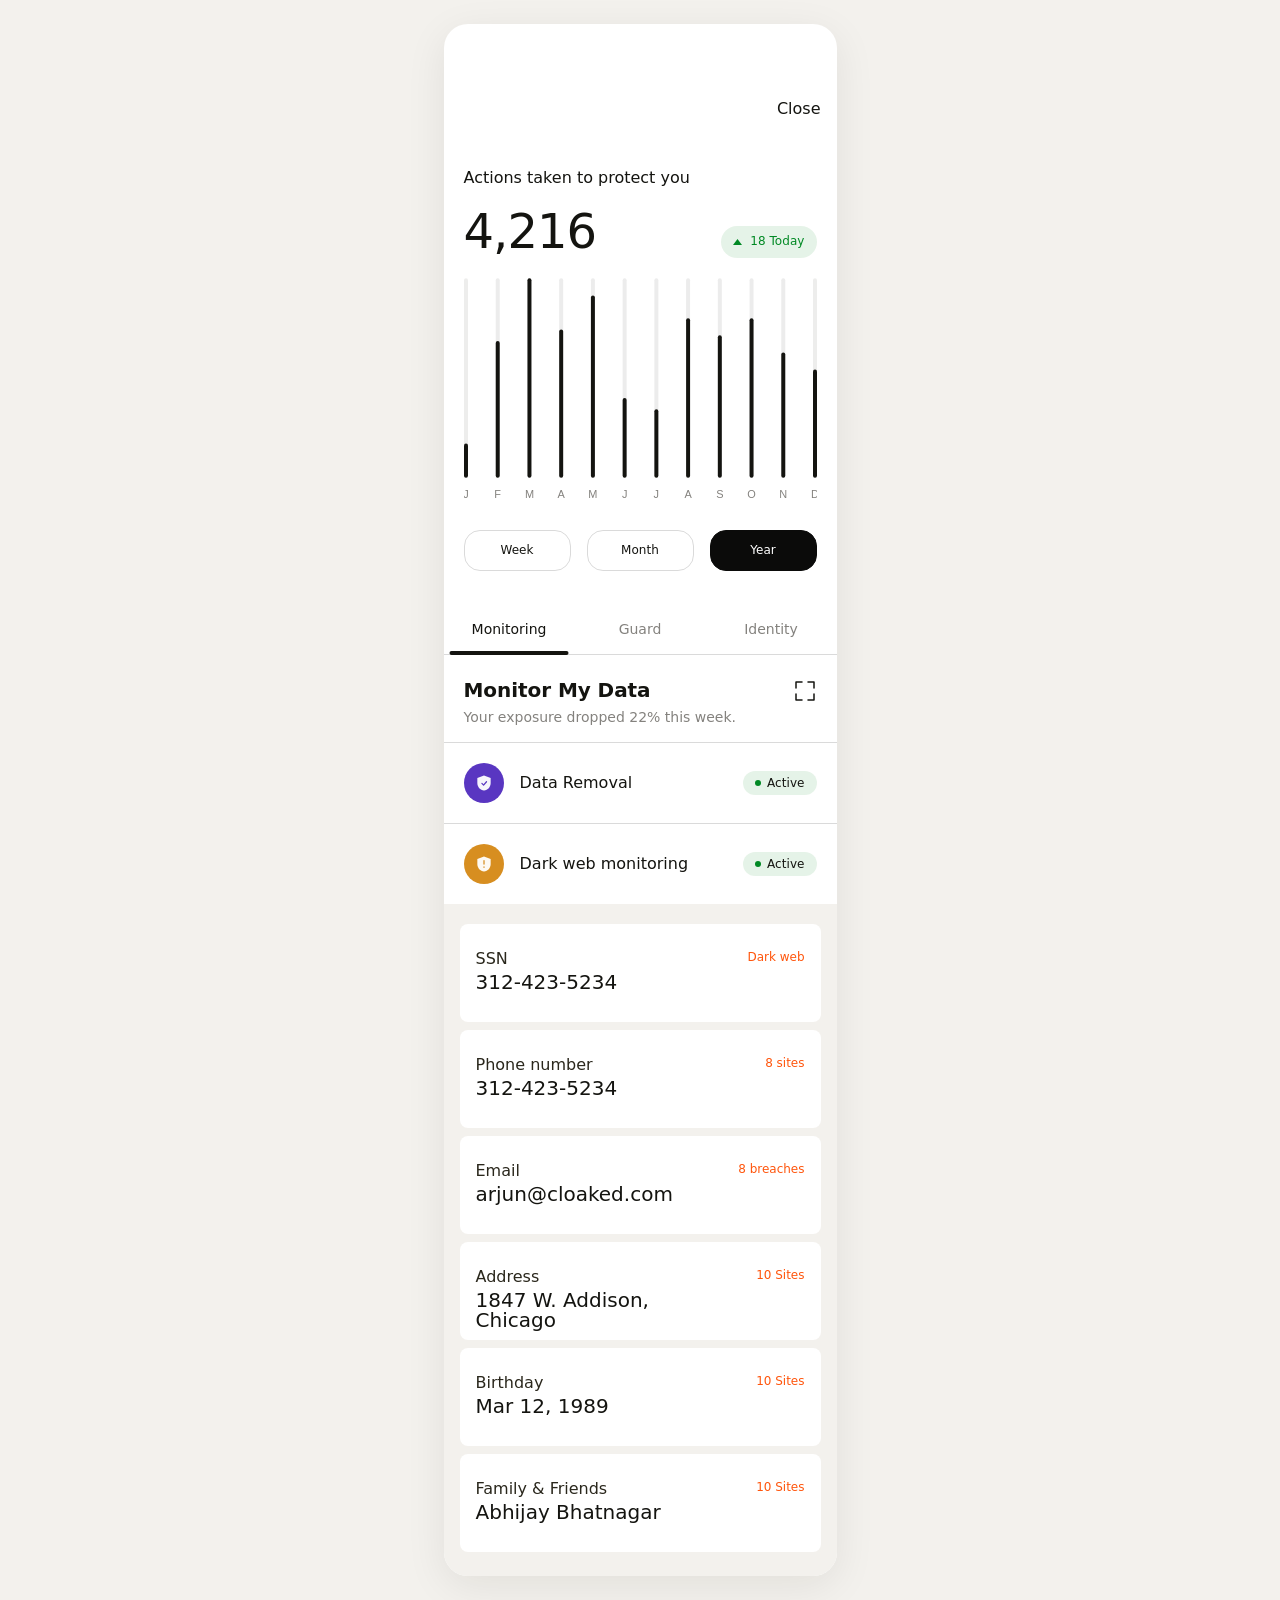
<file: actions.html>
<!DOCTYPE html>
<html lang="en" data-theme="light">
<head>
<meta charset="UTF-8" />
<meta name="viewport" content="width=device-width, initial-scale=1.0, maximum-scale=1.0, user-scalable=no, viewport-fit=cover" />
<meta name="theme-color" content="#ffffff" />
<meta name="apple-mobile-web-app-capable" content="yes" />
<meta name="apple-mobile-web-app-status-bar-style" content="default" />
<title>Cloaked — Actions taken</title>

<link rel="stylesheet" href="tokens/colors.css" />
<link rel="stylesheet" href="tokens/numbers.css" />
<link rel="stylesheet" href="tokens/typography.css" />
<link rel="stylesheet" href="tokens/themes.css" />

<style>
  * { box-sizing: border-box; }
  html, body {
    margin: 0; padding: 0;
    background: var(--ct-bkgd-01);
    font-family: var(--ct-font-sans);
    color: var(--ct-text-primary);
    -webkit-font-smoothing: antialiased;
    -webkit-tap-highlight-color: transparent;
  }
  body {
    min-height: 100vh;
    display: flex; flex-direction: column; align-items: center;
    padding: var(--ct-spacing-24) var(--ct-spacing-12) var(--ct-spacing-48);
  }
  .phone {
    width: 393px;
    max-width: 100%;
    background: var(--ct-bkgd-02);
    border-radius: var(--ct-spacing-24);
    overflow: hidden;
    box-shadow: 0 10px 40px rgba(20,20,16,0.08);
    user-select: none;
    -webkit-user-select: none;
  }

  /* === TOP BAR === */
  .topbar {
    height: 110px;
    padding: 96px var(--ct-spacing-16) var(--ct-spacing-24);
    display: flex; justify-content: flex-end; align-items: flex-end;
  }
  .topbar a {
    font-family: var(--ct-font-sans);
    font-size: var(--ct-text-body-size);
    line-height: 1.3;
    color: var(--ct-text-primary);
    text-decoration: none;
  }

  /* === TITLE SECTION === */
  .title-block {
    padding: var(--ct-spacing-24) var(--ct-spacing-20) var(--ct-spacing-20);
    display: flex; flex-direction: column; gap: var(--ct-spacing-16);
  }
  .title-label {
    margin: 0;
    font-family: var(--ct-font-sans);
    font-size: var(--ct-text-body-size);
    line-height: 1.3;
    color: var(--ct-text-primary);
  }
  .title-row {
    display: flex; align-items: flex-end; justify-content: space-between;
    width: 100%;
  }
  .title-number {
    margin: 0;
    font-family: var(--ct-font-sans);
    font-weight: var(--ct-text-display-2-weight);
    font-size: var(--ct-text-display-2-size);
    line-height: var(--ct-text-display-2-line-height);
    letter-spacing: -0.96px;
    color: var(--ct-text-primary);
  }
  .tag-stat {
    display: inline-flex; align-items: center; gap: var(--ct-spacing-4);
    height: 32px;
    background: var(--ct-status-success-subtle);
    color: var(--ct-status-success-solid);
    padding: var(--ct-spacing-4) var(--ct-spacing-12) var(--ct-spacing-4) var(--ct-spacing-8);
    border-radius: var(--ct-spacing-20);
    font-family: var(--ct-font-sans);
    font-size: var(--ct-text-link-size);
    line-height: 1.3;
    letter-spacing: 0.06px;
  }
  .tag-stat-icon {
    width: 16.8px; height: 16.8px;
    display: flex; align-items: center; justify-content: center;
  }
  .tag-stat-icon svg { width: 9px; height: 6px; }

  /* === CHART === */
  .chart-area {
    position: relative; width: 100%;
    padding: 0 var(--ct-spacing-20);
    cursor: ew-resize;
    touch-action: pan-y;
    user-select: none;
    -webkit-user-select: none;
  }
  .bar-chart {
    width: 354px; height: 224px;
    max-width: 100%;
    transform-origin: 50% 100%;
    will-change: transform, opacity;
  }
  .bar-chart.anim {
    transition: transform 380ms cubic-bezier(0.22, 1, 0.36, 1),
                opacity 200ms ease-out;
  }
  .bar-chart .bar-fill { transition: fill 0.12s ease; }
  .bar-chart .bar-fill.active { fill: var(--ct-brand); }
  .scrub-label {
    position: absolute; top: -8px;
    transform: translateX(-50%);
    background: var(--ct-bkgd-01);
    padding: 4px 10px;
    border-radius: 8px;
    font-family: var(--ct-font-sans);
    font-size: 13px;
    line-height: 1.2;
    color: var(--ct-text-primary);
    pointer-events: none;
    white-space: nowrap;
    z-index: 2;
    opacity: 0;
    transition: opacity 0.12s ease;
    box-shadow: 0 1px 2px rgba(20,20,16,0.08);
  }
  .scrub-label.visible { opacity: 1; }
  .segment-row {
    display: flex; gap: var(--ct-spacing-16); align-items: center;
    padding: 24px var(--ct-spacing-20) 0;
  }
  .seg {
    flex: 1; padding: var(--ct-spacing-12) 10px;
    border-radius: var(--ct-spacing-16);
    display: flex; align-items: center; justify-content: center;
    font-family: var(--ct-font-sans);
    font-size: var(--ct-text-link-size);
    line-height: 1.3;
    letter-spacing: 0.06px;
    cursor: pointer;
    border: 1px solid var(--ct-cta-secondary-container);
    background: transparent;
    color: var(--ct-text-primary);
  }
  .seg.active {
    background: var(--ct-cta-primary-container);
    color: var(--ct-cta-primary-text);
    border-color: var(--ct-cta-primary-container);
  }

  /* === SECTION TABS === */
  .tabs {
    display: flex; position: relative;
    border-bottom: 0.5px solid var(--ct-divider);
    margin-top: 32px;
  }
  .tab {
    flex: 1; height: 51px;
    display: flex; align-items: center; justify-content: center;
    font-family: var(--ct-font-sans);
    font-size: var(--ct-text-body-small-size);
    line-height: 1.3;
    color: var(--ct-text-secondary);
    cursor: pointer;
    position: relative;
  }
  .tab.active {
    color: var(--ct-text-primary);
  }
  .tab.active::after {
    content: '';
    position: absolute;
    bottom: -0.5px;
    left: 50%;
    transform: translateX(-50%);
    width: 119px;
    max-width: 100%;
    height: 4px;
    background: var(--ct-text-primary);
    border-radius: 2px;
  }

  /* === SECTION HEADER (Monitor My Data) === */
  .section-header {
    padding: var(--ct-spacing-24) var(--ct-spacing-20) var(--ct-spacing-16);
    display: flex; justify-content: space-between; align-items: flex-start;
  }
  .section-header-text {
    display: flex; flex-direction: column; gap: 6px;
  }
  .section-header-title {
    font-family: var(--ct-font-sans);
    font-size: var(--ct-text-h3-size);
    line-height: var(--ct-text-h3-line-height);
    letter-spacing: var(--ct-text-h3-letter-spacing);
    color: var(--ct-text-primary);
    margin: 0;
  }
  .section-header-sub {
    font-family: var(--ct-font-sans);
    font-size: var(--ct-text-body-small-size);
    line-height: 1.3;
    color: var(--ct-text-secondary);
    margin: 0;
  }
  .expand-btn {
    width: 24px; height: 24px;
    background: none; border: none; padding: 0;
    color: var(--ct-text-primary);
    cursor: pointer;
  }
  .expand-btn svg { width: 100%; height: 100%; }

  /* === CATEGORY ROW (Data Removal / Dark web monitoring) === */
  .category-row {
    display: flex; align-items: center;
    padding: var(--ct-spacing-20) var(--ct-spacing-20);
    gap: var(--ct-spacing-16);
    border-top: 0.5px solid var(--ct-divider);
  }
  .category-row:first-of-type { border-top: 0.5px solid var(--ct-divider); }
  .category-icon {
    width: 40px; height: 40px;
    border-radius: 50%;
    display: flex; align-items: center; justify-content: center;
    flex-shrink: 0;
    color: #fff;
  }
  .category-icon.monitoring {
    background: var(--ct-monitoring); /* #5936C1 */
  }
  .category-icon.guard {
    background: var(--ct-guard); /* #D78E20 */
  }
  .category-icon.identity {
    background: var(--ct-identity); /* #379AAD */
  }
  .category-icon svg { width: 20px; height: 20px; }
  .category-name {
    flex: 1;
    font-family: var(--ct-font-sans);
    font-size: var(--ct-text-body-size);
    line-height: 1.3;
    color: var(--ct-text-primary);
  }
  .pill-active {
    display: inline-flex; align-items: center; gap: 6px;
    height: 24px;
    padding: 0 var(--ct-spacing-12);
    background: var(--ct-status-success-subtle);
    border-radius: 999px;
    font-family: var(--ct-font-sans);
    font-size: var(--ct-text-link-size);
    line-height: 1.3;
    letter-spacing: 0.06px;
    color: var(--ct-text-primary);
  }
  .pill-active::before {
    content: '';
    width: 6px; height: 6px; border-radius: 50%;
    background: var(--ct-status-success-solid);
    flex-shrink: 0;
  }

  /* === DATA ITEMS LIST === */
  .data-list {
    background: var(--ct-bkgd-01);
    padding: var(--ct-spacing-20) 0 var(--ct-spacing-24);
    display: flex; flex-direction: column; align-items: center;
  }
  .data-list-inner {
    width: 361px;
    max-width: calc(100% - var(--ct-spacing-32));
    display: flex; flex-direction: column; gap: var(--ct-spacing-8);
  }
  .data-card {
    position: relative;
    background: var(--ct-bkgd-02);
    border-radius: 8px;
    height: 98px;
    overflow: hidden;
  }
  .data-card-content {
    position: absolute; left: var(--ct-spacing-16); top: 26px;
    display: flex; flex-direction: column; gap: var(--ct-spacing-4);
    width: 254px;
  }
  .data-card-label {
    margin: 0;
    font-family: var(--ct-font-sans);
    font-size: var(--ct-text-body-size);
    line-height: 1.1;
    color: var(--text-02, #2a271c);
  }
  .data-card-value {
    margin: 0;
    font-family: var(--ct-font-sans);
    font-size: 20px;
    line-height: 1;
    color: var(--ct-text-primary);
  }
  .data-card-badge {
    position: absolute; right: var(--ct-spacing-16); top: 26px;
    font-family: var(--ct-font-sans);
    font-size: var(--ct-text-link-size);
    line-height: 1.3;
    color: var(--ct-brand);
  }

  /* === MOBILE === */
  @media (max-width: 480px) {
    body {
      padding: 0;
      min-height: 100vh;
      min-height: 100dvh;
      background: var(--ct-bkgd-02);
    }
    .phone {
      width: 100%;
      max-width: 100%;
      border-radius: 0;
      box-shadow: none;
    }
    .topbar {
      padding-top: calc(env(safe-area-inset-top, 0px) + 12px);
      padding-left: calc(env(safe-area-inset-left, 0px) + var(--ct-spacing-16));
      padding-right: calc(env(safe-area-inset-right, 0px) + var(--ct-spacing-16));
      height: auto;
      min-height: 0;
    }
    .data-list {
      padding-bottom: calc(env(safe-area-inset-bottom, 0px) + var(--ct-spacing-24));
    }
  }
</style>
</head>
<body>

<div class="phone">

  <!-- TOP BAR (Close back to home) -->
  <div class="topbar"><a href="index.html">Close</a></div>

  <!-- TITLE -->
  <div class="title-block">
    <p class="title-label">Actions taken to protect you</p>
    <div class="title-row">
      <p class="title-number" id="titleNumber">4,216</p>
      <span class="tag-stat" id="titleTag">
        <span class="tag-stat-icon" id="titleTagIcon">
          <svg viewBox="0 0 9 6" fill="none" xmlns="http://www.w3.org/2000/svg">
            <path d="M4.5 0L9 6H0z" fill="currentColor"/>
          </svg>
        </span>
        <span id="titleTagText">18 Today</span>
      </span>
    </div>
  </div>

  <!-- CHART -->
  <div class="chart-area" id="chartArea">
    <div class="scrub-label" id="scrubLabel"></div>
    <svg class="bar-chart" id="barChart" viewBox="0 0 354 224" xmlns="http://www.w3.org/2000/svg" aria-label="Actions bar chart">
      <g id="bars"></g>
      <g id="labels"></g>
    </svg>
  </div>

  <!-- SEGMENT CONTROL (Year selected) -->
  <div class="segment-row">
    <div class="seg" data-view="week">Week</div>
    <div class="seg" data-view="month">Month</div>
    <div class="seg active" data-view="year">Year</div>
  </div>

  <!-- SECTION TABS -->
  <div class="tabs">
    <div class="tab active" data-tab="monitoring">Monitoring</div>
    <div class="tab" data-tab="guard">Guard</div>
    <div class="tab" data-tab="identity">Identity</div>
  </div>

  <!-- SECTION HEADER -->
  <div class="section-header">
    <div class="section-header-text">
      <h2 class="section-header-title">Monitor My Data</h2>
      <p class="section-header-sub">Your exposure dropped 22% this week.</p>
    </div>
    <button class="expand-btn" aria-label="Expand">
      <svg viewBox="0 0 24 24" fill="none" xmlns="http://www.w3.org/2000/svg">
        <path d="M3 9V3h6M21 9V3h-6M3 15v6h6M21 15v6h-6" stroke="currentColor" stroke-width="1.5" stroke-linecap="round" stroke-linejoin="round"/>
      </svg>
    </button>
  </div>

  <!-- CATEGORIES (Data Removal + Dark web monitoring) -->
  <div class="category-row">
    <div class="category-icon monitoring">
      <svg viewBox="0 0 24 24" fill="none" xmlns="http://www.w3.org/2000/svg">
        <path d="M12 3l8 3v6c0 5-3.5 8.5-8 9-4.5-.5-8-4-8-9V6l8-3z" fill="#fff" opacity="0.95"/>
        <path d="M9.5 12.5l2 2 3.5-4" stroke="#5936C1" stroke-width="1.5" stroke-linecap="round" stroke-linejoin="round"/>
      </svg>
    </div>
    <span class="category-name">Data Removal</span>
    <span class="pill-active">Active</span>
  </div>

  <div class="category-row">
    <div class="category-icon guard">
      <svg viewBox="0 0 24 24" fill="none" xmlns="http://www.w3.org/2000/svg">
        <path d="M12 3l8 3v6c0 5-3.5 8.5-8 9-4.5-.5-8-4-8-9V6l8-3z" fill="#fff" opacity="0.95"/>
        <path d="M12 8v4M12 15.5v.5" stroke="#D78E20" stroke-width="1.5" stroke-linecap="round"/>
      </svg>
    </div>
    <span class="category-name">Dark web monitoring</span>
    <span class="pill-active">Active</span>
  </div>

  <!-- DATA ITEMS LIST -->
  <div class="data-list">
    <div class="data-list-inner">
      <div class="data-card">
        <div class="data-card-content">
          <p class="data-card-label">SSN</p>
          <p class="data-card-value">312-423-5234</p>
        </div>
        <span class="data-card-badge">Dark web</span>
      </div>

      <div class="data-card">
        <div class="data-card-content">
          <p class="data-card-label">Phone number</p>
          <p class="data-card-value">312-423-5234</p>
        </div>
        <span class="data-card-badge">8 sites</span>
      </div>

      <div class="data-card">
        <div class="data-card-content">
          <p class="data-card-label">Email</p>
          <p class="data-card-value">arjun@cloaked.com</p>
        </div>
        <span class="data-card-badge">8 breaches</span>
      </div>

      <div class="data-card">
        <div class="data-card-content">
          <p class="data-card-label">Address</p>
          <p class="data-card-value">1847 W. Addison, Chicago</p>
        </div>
        <span class="data-card-badge">10 Sites</span>
      </div>

      <div class="data-card">
        <div class="data-card-content">
          <p class="data-card-label">Birthday</p>
          <p class="data-card-value">Mar 12, 1989</p>
        </div>
        <span class="data-card-badge">10 Sites</span>
      </div>

      <div class="data-card">
        <div class="data-card-content">
          <p class="data-card-label">Family &amp; Friends</p>
          <p class="data-card-value">Abhijay Bhatnagar</p>
        </div>
        <span class="data-card-badge">10 Sites</span>
      </div>
    </div>
  </div>

</div>

<script>
(function(){
  var SVGNS = 'http://www.w3.org/2000/svg';
  var CHART_W = 354;
  var MAX_H   = 200;
  var BAR_R   = 2;
  var TRACK_COLOR = 'rgba(20,20,16,0.08)';
  var BAR_COLOR   = '#141410';

  // Datasets per view -------------------------------------------------------
  // values are raw action counts; renderer scales to MAX_H based on the
  // dataset's own max so the tallest bar fills the chart.
  var datasets = {
    week: {
      labels: ['M','T','W','T','F','S','S'],
      values: [15, 18, 12, 22, 14, 25, 19],
      dates: ['Mon, May 18','Tue, May 19','Wed, May 20','Thu, May 21','Fri, May 22','Sat, May 23','Sun, May 24'],
      barWidth: 14,
      labelEvery: 1
    },
    month: {
      labels: null, // computed sparsely
      values: [8,12,15,7,11,14,9,18,13,10,16,8,12,11,15,18,13,9,7,14,17,11,12,8,15,13,10,14,16,12],
      dates: null, // computed: "May 1" ... "May 30"
      barWidth: 6,
      labelEvery: 7 // show label every 7 bars: idx 0,7,14,21,28 ≈ days 1,8,15,22,29
    },
    year: {
      labels: ['J','F','M','A','M','J','J','A','S','O','N','D'],
      values: [30, 120, 175, 130, 160, 70, 60, 140, 125, 140, 110, 95],
      dates: ['Jan 2026','Feb 2026','Mar 2026','Apr 2026','May 2026','Jun 2026','Jul 2026','Aug 2026','Sep 2026','Oct 2026','Nov 2026','Dec 2026'],
      barWidth: 4,
      labelEvery: 1
    }
  };

  // Fill in computed labels/dates for month
  (function(){
    var m = datasets.month;
    m.dates = [];
    m.labels = [];
    for (var i = 0; i < m.values.length; i++){
      m.dates.push('May ' + (i + 1) + ', 2026');
      m.labels.push((i % m.labelEvery === 0) ? String(i + 1) : '');
    }
  })();

  var viewOrder = { week: 0, month: 1, year: 2 };
  var currentView = 'year';
  var scrubIdx = -1; // -1 = no scrub, show defaults
  var lastTickIdx = -1; // for haptic throttling

  // DOM refs
  var bars   = document.getElementById('bars');
  var labels = document.getElementById('labels');
  var chartArea  = document.getElementById('chartArea');
  var barChart   = document.getElementById('barChart');
  var scrubLabel = document.getElementById('scrubLabel');
  var titleNumber  = document.getElementById('titleNumber');
  var titleTag     = document.getElementById('titleTag');
  var titleTagText = document.getElementById('titleTagText');
  var titleTagIcon = document.getElementById('titleTagIcon');

  // Render ------------------------------------------------------------------
  function renderBars(){
    var ds = datasets[currentView];
    var n = ds.values.length;
    var maxVal = Math.max.apply(null, ds.values);
    var barW = ds.barWidth;
    var colW = (CHART_W - barW) / (n - 1);

    bars.innerHTML = '';
    labels.innerHTML = '';

    for (var i = 0; i < n; i++){
      var x = i * colW;
      var v = ds.values[i];
      var h = Math.max(2, (v / maxVal) * MAX_H);

      // Track
      var track = document.createElementNS(SVGNS, 'rect');
      track.setAttribute('x', x);
      track.setAttribute('y', 0);
      track.setAttribute('width', barW);
      track.setAttribute('height', MAX_H);
      track.setAttribute('rx', BAR_R);
      track.setAttribute('fill', TRACK_COLOR);
      track.setAttribute('class', 'bar-track');
      bars.appendChild(track);

      // Fill bar
      var bar = document.createElementNS(SVGNS, 'rect');
      bar.setAttribute('x', x);
      bar.setAttribute('y', MAX_H - h);
      bar.setAttribute('width', barW);
      bar.setAttribute('height', h);
      bar.setAttribute('rx', BAR_R);
      bar.setAttribute('fill', BAR_COLOR);
      bar.setAttribute('class', 'bar-fill');
      bar.setAttribute('data-idx', i);
      bars.appendChild(bar);

      // Label (only every labelEvery)
      if (ds.labels[i]){
        var label = document.createElementNS(SVGNS, 'text');
        label.setAttribute('x', x + barW/2);
        label.setAttribute('y', 220);
        label.setAttribute('text-anchor', 'middle');
        label.setAttribute('font-family', 'SF Pro, -apple-system, sans-serif');
        label.setAttribute('font-size', '11');
        label.setAttribute('fill', '#84827e');
        label.textContent = ds.labels[i];
        labels.appendChild(label);
      }
    }
  }

  // Number formatting (1234 -> "1,234")
  function fmt(n){ return n.toString().replace(/\B(?=(\d{3})+(?!\d))/g, ','); }

  // Update header + highlighted bar based on scrub index (-1 = idle)
  function updateUI(){
    var fills = bars.querySelectorAll('.bar-fill');
    for (var i = 0; i < fills.length; i++) fills[i].classList.remove('active');

    if (scrubIdx < 0){
      // Idle: defaults
      titleNumber.textContent = '4,216';
      titleTag.style.background = 'var(--ct-status-success-subtle)';
      titleTag.style.color = 'var(--ct-status-success-solid)';
      titleTagIcon.style.display = '';
      titleTagText.textContent = '18 Today';
      scrubLabel.classList.remove('visible');
      return;
    }

    var ds = datasets[currentView];
    var v  = ds.values[scrubIdx];
    var date = ds.dates[scrubIdx];

    titleNumber.textContent = fmt(v);
    // Swap the green-success pill for a neutral date pill while scrubbing
    titleTag.style.background = 'var(--ct-color-grey-02)';
    titleTag.style.color = 'var(--ct-text-primary)';
    titleTagIcon.style.display = 'none';
    titleTagText.textContent = date;

    if (fills[scrubIdx]) fills[scrubIdx].classList.add('active');

    // Position the scrub label above the highlighted bar
    var barX = parseFloat(fills[scrubIdx].getAttribute('x'));
    var barW = parseFloat(fills[scrubIdx].getAttribute('width'));
    var rect = barChart.getBoundingClientRect();
    var scaleX = rect.width / CHART_W;
    var areaRect = chartArea.getBoundingClientRect();
    var leftPx = (barX + barW/2) * scaleX + (rect.left - areaRect.left);
    scrubLabel.style.left = leftPx + 'px';
    scrubLabel.textContent = date;
    scrubLabel.classList.add('visible');
  }

  // View switching with expand/squeeze animation ----------------------------
  function setView(v){
    if (v === currentView) return;
    var isExpanding = viewOrder[v] > viewOrder[currentView];
    var startScale = isExpanding ? 0.72 : 1.32;

    currentView = v;
    scrubIdx = -1;
    lastTickIdx = -1;

    document.querySelectorAll('.seg').forEach(function(el){
      el.classList.toggle('active', el.dataset.view === v);
    });

    barChart.classList.remove('anim');
    barChart.style.transform = 'scaleX(' + startScale + ')';
    barChart.style.opacity = '0.35';

    renderBars();
    updateUI();

    void barChart.offsetWidth; // force reflow
    requestAnimationFrame(function(){
      barChart.classList.add('anim');
      barChart.style.transform = 'scaleX(1)';
      barChart.style.opacity = '1';
    });

    triggerHaptic(12);
  }

  // Scrub handlers ----------------------------------------------------------
  function pointerToBarIdx(clientX){
    var rect = barChart.getBoundingClientRect();
    var x = clientX - rect.left;
    var ratio = Math.max(0, Math.min(1, x / rect.width));
    var ds = datasets[currentView];
    return Math.round(ratio * (ds.values.length - 1));
  }

  var isDown = false;
  chartArea.addEventListener('pointerdown', function(e){
    isDown = true;
    try { chartArea.setPointerCapture(e.pointerId); } catch(_){}
    var idx = pointerToBarIdx(e.clientX);
    scrubIdx = idx;
    lastTickIdx = idx;
    triggerHaptic(8);
    updateUI();
  });
  chartArea.addEventListener('pointermove', function(e){
    if (!isDown) return;
    var idx = pointerToBarIdx(e.clientX);
    if (idx !== scrubIdx){
      scrubIdx = idx;
      if (idx !== lastTickIdx){
        lastTickIdx = idx;
        triggerHaptic(6);
      }
      updateUI();
    }
  });
  function endScrub(){ isDown = false; }
  chartArea.addEventListener('pointerup', endScrub);
  chartArea.addEventListener('pointercancel', endScrub);
  chartArea.addEventListener('pointerleave', endScrub);

  // Segment + tab handlers --------------------------------------------------
  document.querySelectorAll('.seg').forEach(function(s){
    s.addEventListener('click', function(e){
      e.stopPropagation();
      setView(s.dataset.view);
    });
  });
  document.querySelectorAll('.tab').forEach(function(t){
    t.addEventListener('click', function(){
      document.querySelectorAll('.tab').forEach(function(tt){ tt.classList.remove('active'); });
      t.classList.add('active');
      triggerHaptic(10);
    });
  });

  // Haptic ------------------------------------------------------------------
  // Same pattern as digital-risk.html: dynamic <input switch> for iOS 17.4+,
  // navigator.vibrate for Android. iOS Safari pointermove can't fire haptic
  // reliably (platform limit), so scrub haptic only fires on Android.
  function triggerHaptic(ms){
    if (navigator && typeof navigator.vibrate === 'function'){
      try { navigator.vibrate(ms || 8); } catch(_){}
    }
    try {
      var id = '_h' + Date.now() + Math.floor(Math.random() * 1e6);
      var label = document.createElement('label');
      label.setAttribute('for', id);
      label.setAttribute('aria-hidden', 'true');
      label.style.cssText = 'position:absolute;opacity:0;left:-9999px;top:0;width:1px;height:1px;overflow:hidden;pointer-events:none;';
      var input = document.createElement('input');
      input.type = 'checkbox';
      input.id = id;
      input.setAttribute('switch', '');
      input.tabIndex = -1;
      label.appendChild(input);
      document.body.appendChild(label);
      label.click();
      requestAnimationFrame(function(){
        try { label.remove(); } catch(_){}
      });
    } catch(_){}
  }

  // Init --------------------------------------------------------------------
  renderBars();
  updateUI();
})();
</script>

</body>
</html>
</file>
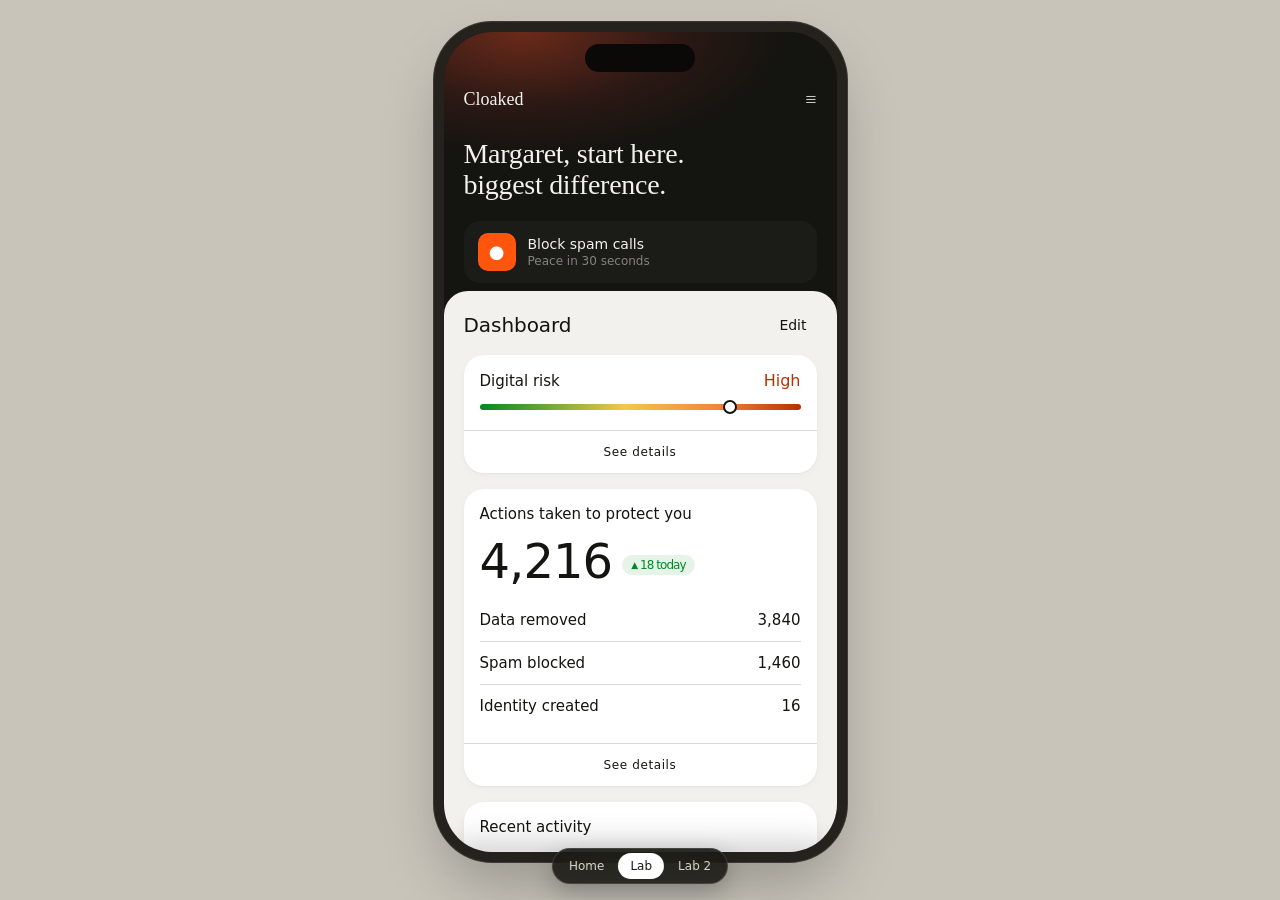
<file: dashboard-interaction.html>
<!DOCTYPE html>
<html lang="en">
<head>
<meta charset="UTF-8" />
<meta name="viewport" content="width=device-width, initial-scale=1.0" />
<title>Cloaked — Dashboard add & edit interaction</title>
<style>
  /* =================================================
     TOKENS — Cloaked Toolkit (verbatim from tokens/*.css)
     Source: colors.css · numbers.css · themes.css · typography.css
     ================================================= */

  /* --- colors.css : 16 color primitives --- */
  :root {
    --ct-color-white: #FFFFFF;
    --ct-color-grey-01: #F3F1ED;
    --ct-color-grey-02: #DCD8CF;
    --ct-color-grey-03: #84827E;
    --ct-color-grey-04: #1B1B18;
    --ct-color-grey-05: #141410;
    --ct-color-black: #0B0B0A;
    --ct-color-brand: #FF550C;
    --ct-color-green-01: #008924;
    --ct-color-green-02: #0089241A; /* 10% */
    --ct-color-red-01: #B83100;
    --ct-color-red-02: #B831001A; /* 10% */
    --ct-color-white-05: #FFFFFF0D; /* 5% */
    --ct-color-white-15: #FFFFFF26; /* 15% */
    --ct-color-black-05: #0B0B0A0D; /* 5% */
    --ct-color-black-15: #0B0B0A26; /* 15% */
  }

  /* --- numbers.css : spacing + opacity --- */
  :root {
    --ct-spacing-4: 4px;
    --ct-spacing-8: 8px;
    --ct-spacing-12: 12px;
    --ct-spacing-16: 16px;
    --ct-spacing-20: 20px;
    --ct-spacing-24: 24px;
    --ct-spacing-32: 32px;
    --ct-spacing-40: 40px;
    --ct-spacing-48: 48px;
    --ct-spacing-56: 56px;
    --ct-spacing-64: 64px;
    --ct-spacing-72: 72px;
    --ct-spacing-80: 80px;
    --ct-spacing-96: 96px;
    --ct-spacing-120: 120px;
    --ct-spacing-240: 240px;
    --ct-opacity-disabled: 0.3;
  }

  /* --- typography.css : families + sizes used here --- */
  :root {
    --ct-font-sans: -apple-system, BlinkMacSystemFont, "SF Pro", system-ui, sans-serif;
    --ct-font-mono: ui-monospace, "SF Mono", Menlo, monospace;
    --ct-font-serif: "Simula", Georgia, serif;

    --ct-text-display-2-size: 48px;
    --ct-text-display-2-letter-spacing: -0.002em;
    --ct-text-h1-size: 32px;
    --ct-text-h1-line-height: 1.15;
    --ct-text-h1-letter-spacing: -0.01em;
    --ct-text-h1-serif-size: 32px;
    --ct-text-h1-serif-line-height: 1;
    --ct-text-h1-serif-letter-spacing: 0.005em;
    --ct-text-h2-serif-size: 24px;
    --ct-text-h2-serif-line-height: 1;
    --ct-text-h2-serif-letter-spacing: 0.005em;
    --ct-text-h3-size: 20px;
    --ct-text-h3-letter-spacing: -0.003em;
    --ct-text-body-size: 16px;
    --ct-text-body-small-size: 14px;
    --ct-text-link-size: 12px;
  }

  /* --- themes.css : LIGHT theme (single theme in this prototype) --- */
  :root {
    /* Accent */
    --ct-brand: var(--ct-color-brand);

    /* Background */
    --ct-bkgd-01: var(--ct-color-grey-01);
    --ct-bkgd-02: var(--ct-color-white);

    /* Text */
    --ct-text-primary: var(--ct-color-grey-05);
    --ct-text-secondary: var(--ct-color-grey-03);

    /* Divider */
    --ct-divider: var(--ct-color-black-15);

    /* AI */
    --ct-text-ai-primary: var(--ct-color-grey-01);
    --ct-text-ai-secondary: var(--ct-color-grey-02);
    --ct-bkgd-ai-input: var(--ct-color-black);

    /* Banner */
    --ct-banner-text-primary: var(--ct-color-grey-05);
    --ct-banner-text-secondary: var(--ct-color-grey-03);
    --ct-banner-container: var(--ct-color-grey-02);

    /* CTA primary */
    --ct-cta-primary-text: var(--ct-color-white);
    --ct-cta-primary-container: var(--ct-color-black);

    /* CTA secondary */
    --ct-cta-secondary-text: var(--ct-color-grey-05);
    --ct-cta-secondary-container: var(--ct-color-black-15);

    /* Status */
    --ct-status-success-solid: var(--ct-color-green-01);
    --ct-status-success-subtle: var(--ct-color-green-02);
    --ct-status-fail-solid: var(--ct-color-red-01);
    --ct-status-fail-subtle: var(--ct-color-red-02);

    /* Graph */
    --ct-graph-background: var(--ct-color-black-05);
  }

  /* =================================================
     PROTOTYPE-LOCAL FALLBACKS — design-system gaps
     -------------------------------------------------
     The Cloaked toolkit does not (yet) ship tokens for:
       · corner radius scale
       · easing curves / durations (motion.md not embedded)
       · drop shadows / elevation
       · multi-series chart palette
       · gradients
     These `--pl-*` values are local to this prototype only.
     A production sweep should either promote them into the
     toolkit or rip them out for the official equivalent.
     ================================================= */
  :root {
    /* Radius */
    --pl-radius-card: 20px;
    --pl-radius-card-inner: 16px;
    --pl-radius-pill: 300px;
    --pl-radius-pill-sm: 50px;

    /* Motion (see motion.md — not embedded yet) */
    --pl-ease-spring: cubic-bezier(0.34, 1.56, 0.64, 1);
    --pl-ease-out: cubic-bezier(0.22, 1, 0.36, 1);
    --pl-ease-in-out: cubic-bezier(0.65, 0, 0.35, 1);

    /* Elevation */
    --pl-shadow-card: 0 1px 2px rgba(11,11,10,0.04), 0 2px 8px rgba(11,11,10,0.03);
    --pl-shadow-lift: 0 8px 16px rgba(11,11,10,0.08), 0 24px 48px rgba(11,11,10,0.12);

    /* Multi-series chart palette — distinct hues per series.
       NB: monitoring/guard/identity category colors are semantically
       different (they describe a product surface), so they're not
       reused as a chart palette. */
    --pl-chart-1: #ef4444;
    --pl-chart-2: #22c55e;
    --pl-chart-3: #eab308;
    --pl-chart-4: #3b82f6;

    /* Risk gradient — endpoints are status tokens, midpoints local */
    --pl-gradient-risk: linear-gradient(90deg,
      var(--ct-status-success-solid) 0%,
      #f2c84b 45%,
      #f2823a 75%,
      var(--ct-status-fail-solid) 100%);

    /* Hero radial — fades into grey-05 dark surface */
    --pl-gradient-hero: radial-gradient(ellipse 90% 60% at 20% 0%,
      #6b2a1a 0%, #2a1814 45%, var(--ct-color-grey-05) 75%);

    /* Edit-mode dash tint — warm blend of brand and bkgd-01 */
    --pl-edit-tint: #f5e8df;
  }

  * { box-sizing: border-box; -webkit-tap-highlight-color: transparent; }
  html, body { margin: 0; padding: 0; }
  body {
    font-family: var(--ct-font-sans);
    background: #c8c4ba;
    color: var(--ct-text-primary);
    min-height: 100vh;
    padding: 32px 24px 48px;
    display: flex;
    gap: 32px;
    align-items: flex-start;
    justify-content: center;
    flex-wrap: wrap;
  }

  /* ================== PHONE ================== */
  .phone {
    width: 393px;
    height: 820px;
    background: var(--ct-color-grey-05);
    border-radius: 48px;
    box-shadow: 0 0 0 10px #25221E, 0 0 0 11px #3D3934, 0 30px 60px rgba(0,0,0,0.25);
    overflow: hidden;
    position: relative;
    flex-shrink: 0;
  }
  .phone::before {
    content: ""; position: absolute;
    top: 12px; left: 50%; transform: translateX(-50%);
    width: 110px; height: 28px;
    background: #0A0908; border-radius: 999px;
    z-index: 100;
  }

  .screen {
    width: 100%; height: 100%;
    overflow-y: auto; overflow-x: hidden;
    position: relative;
    background: var(--ct-color-grey-05);
    scrollbar-width: none;
  }
  .screen::-webkit-scrollbar { display: none; }
  .screen.locked { overflow: hidden; }

  /* ================== HERO ================== */
  .hero {
    background: var(--pl-gradient-hero);
    color: var(--ct-color-grey-01);
    padding: 56px var(--ct-spacing-20) var(--ct-spacing-24);
  }
  .hero-top {
    display: flex; justify-content: space-between; align-items: center;
    font-family: var(--ct-font-serif);
    font-size: 18px;
    margin-bottom: 28px;
  }
  .hero-top .menu { font-size: 20px; opacity: 0.85; cursor: pointer; }
  .hero-greet {
    font-family: var(--ct-font-serif);
    font-size: 28px; line-height: 1.1;
    margin: 0 0 20px; font-weight: 400;
    letter-spacing: -0.01em;
  }
  .hero-cta {
    background: var(--ct-color-grey-04);
    border-radius: var(--pl-radius-card-inner);
    padding: 12px 14px;
    display: flex; align-items: center; gap: 12px;
  }
  .hero-cta-icon {
    width: 38px; height: 38px; border-radius: 10px;
    background: var(--ct-brand);
    display: grid; place-items: center;
    color: white; font-size: 18px;
  }
  .hero-cta-text { flex: 1; }
  .hero-cta-title { font-family: var(--ct-font-sans); font-size: 14px; font-weight: 500; }
  .hero-cta-sub { font-size: 12px; color: var(--ct-text-secondary); margin-top: 2px; }

  /* ================== DASHBOARD SECTION ================== */
  .dash-section {
    background: var(--ct-bkgd-01);
    border-top-left-radius: 24px;
    border-top-right-radius: 24px;
    margin-top: -16px;
    padding-bottom: var(--ct-spacing-24);
    position: relative;
  }
  .dash-header {
    /* More breathing room above the grid, matching the reference modal */
    padding: var(--ct-spacing-20) var(--ct-spacing-20) var(--ct-spacing-16);
    display: flex; justify-content: space-between; align-items: center;
  }
  /* In edit mode, pin the header to the top of the scroll container so Done
     is always reachable no matter how far the user scrolled. */
  .screen.edit .dash-header {
    position: sticky;
    top: 0;
    z-index: 50;
    background: var(--ct-bkgd-01);
    box-shadow: 0 1px 0 rgba(11,11,10,0.06);
  }
  .dash-title {
    /* Per Figma: Dashboard header is sans (H3), not Simula */
    font-family: var(--ct-font-sans);
    font-size: var(--ct-text-h3-size);
    font-weight: 400;
    letter-spacing: var(--ct-text-h3-letter-spacing);
    color: var(--ct-text-primary);
  }
  .dash-edit-btn {
    font-family: var(--ct-font-sans);
    font-size: var(--ct-text-body-small-size);
    font-weight: 500;
    color: var(--ct-text-primary);
    background: none; border: none;
    padding: 6px 10px; border-radius: 8px;
    cursor: pointer;
    transition: all 160ms var(--pl-ease-out);
  }
  .dash-edit-btn:hover { background: rgba(11,11,10,0.04); }

  .grid {
    /* More generous page padding and inter-card gap, per reference */
    padding: 0 var(--ct-spacing-20);
    display: grid;
    grid-template-columns: repeat(2, 1fr);
    gap: var(--ct-spacing-16);
    align-content: start;
  }

  /* ================== CARD (S / M / L) ================== */
  .card {
    background: var(--ct-bkgd-02);
    border-radius: var(--pl-radius-card);
    position: relative;
    overflow: visible;
    box-shadow: var(--pl-shadow-card);
    transition:
      grid-column 360ms var(--pl-ease-spring),
      min-height 360ms var(--pl-ease-spring),
      transform 260ms var(--pl-ease-spring),
      opacity 200ms var(--pl-ease-out),
      box-shadow 200ms var(--pl-ease-out);
  }
  /* Inner content stays clipped (charts, etc.) via a clip layer */
  .card > svg,
  .card > .viz,
  .card > .vpn-map,
  .card > .cc-stack,
  .card > .icon-row,
  .card > .activity-list { clip-path: inset(0 0 0 0 round 20px); }
  .card.size-S { grid-column: span 1; min-height: 200px; }
  .card.size-M { grid-column: span 2; min-height: 200px; }
  .card.size-L { grid-column: span 2; min-height: 350px; }
  .card.label-bg { background: var(--ct-color-grey-02); }

  /* Fluid cards — content-driven height (Risk, Actions, Recent) */
  .card.fluid {
    grid-column: span 2;
    min-height: 0 !important;
    display: flex;
    flex-direction: column;
  }
  .card.fluid .card-body { padding: 16px; flex: 1; display: flex; flex-direction: column; }
  .card.fluid .card-footer {
    border-top: 1px solid var(--ct-divider);
    padding: 14px 16px;
    text-align: center;
    font-family: var(--ct-font-sans);
    font-size: 12px;
    letter-spacing: 0.05em;
    color: var(--ct-text-primary);
  }
  .card.fluid .card-title-row {
    display: flex; justify-content: space-between; align-items: baseline;
    margin-bottom: 14px;
  }
  .card.fluid .card-title-row .title {
    font-family: var(--ct-font-sans);
    font-size: 15px; font-weight: 500;
    color: var(--ct-text-primary);
  }
  .card.fluid .risk-val-inline {
    font-family: var(--ct-font-sans);
    font-size: 16px; font-weight: 500;
    color: var(--ct-status-fail-solid);
  }
  .card.fluid .risk-bar-static {
    position: relative;
    height: 6px; border-radius: 999px;
    background: var(--pl-gradient-risk);
    margin-bottom: 4px;
  }
  .card.fluid .risk-bar-static .risk-thumb {
    position: absolute;
    width: 14px; height: 14px;
    border-radius: 999px;
    background: white;
    border: 2px solid var(--ct-text-primary);
    top: 50%; transform: translate(-50%, -50%);
  }
  .card.fluid .actions-value-static {
    display: flex; align-items: baseline; gap: 10px;
    font-family: var(--ct-font-sans);
    font-size: 48px; letter-spacing: -0.02em; line-height: 1;
    margin-bottom: 14px;
  }
  .card.fluid .actions-rows-static .row {
    display: flex; justify-content: space-between; align-items: center;
    padding: 12px 0;
    font-family: var(--ct-font-sans); font-size: 15px;
    color: var(--ct-text-primary);
  }
  .card.fluid .actions-rows-static .row + .row { border-top: 1px solid var(--ct-divider); }
  .card.fluid .activity-list-static {
    display: flex; flex-direction: column;
  }
  .card.fluid .activity-list-static .activity-subhead {
    font-family: var(--ct-font-sans);
    font-size: 12px; color: var(--ct-text-secondary);
    font-weight: 500;
    padding: 10px 0 4px;
    letter-spacing: 0.03em;
  }
  .card.fluid .activity-list-static .activity-subhead:first-child { padding-top: 0; }

  .card-title {
    position: absolute;
    top: 16px; left: 16px; right: 16px;
    font-family: var(--ct-font-sans);
    font-size: 15px; font-weight: 500;
    line-height: 1.1;
    color: var(--ct-text-primary);
  }
  .card-value {
    position: absolute;
    left: 16px;
    font-family: var(--ct-font-sans);
    font-size: 48px;
    font-weight: 400;
    line-height: 1;
    letter-spacing: -0.02em;
    color: var(--ct-text-primary);
    white-space: nowrap;
  }
  .card.size-S .card-value { top: 44px; }
  .card.size-M .card-value { top: 48px; }
  .card.size-L .card-value { top: 56px; }
  .card-value .unit { font-size: 24px; margin-left: 6px; }

  /* Chip */
  .chip {
    display: inline-flex; align-items: center; gap: 6px;
    height: 24px; padding: 0 12px;
    border-radius: var(--pl-radius-pill-sm);
    background: var(--ct-color-grey-02);
    font-family: var(--ct-font-sans);
    font-size: 12px; font-weight: 500;
    color: var(--ct-text-primary);
  }
  .chip-success { background: var(--ct-status-success-subtle); color: var(--ct-status-success-solid); }
  .chip-success::before { content: "▲"; font-size: 9px; }
  .chip .dot { width: 6px; height: 6px; border-radius: 50%; background: var(--ct-status-success-solid); }

  .card-chip-row {
    position: absolute;
    display: flex; gap: 8px;
  }
  .card.size-S .card-chip-row { bottom: 16px; left: 16px; }
  /* M: place chip below the number on the left so it doesn't collide with right-side viz (bar charts, timelines, maps) */
  .card.size-M .card-chip-row { top: 112px; left: 16px; }
  /* L: chip sits in the upper-right of the title row, since the chart lives below at top:110+ */
  .card.size-L .card-chip-row { top: 72px; left: 140px; }

  /* Visualizations */
  .viz { position: absolute; }
  .card.size-S .viz-spark { left: 12px; right: 12px; bottom: 12px; height: 70px; }
  .card.size-M .viz-spark { left: 16px; right: 16px; bottom: 16px; height: 110px; }
  .card.size-L .viz-spark { left: 16px; right: 16px; top: 110px; height: 140px; }

  .card.size-S .viz-bars { left: 12px; right: 12px; bottom: 12px; height: 90px; }
  .card.size-M .viz-bars { left: 180px; right: 16px; top: 30px; height: 140px; }
  .card.size-L .viz-bars { left: 16px; right: 16px; top: 130px; height: 120px; }

  .spark-line { fill: none; stroke-width: 2; stroke-linecap: round; stroke-linejoin: round; }

  /* Stat row (L only) */
  .stat-row {
    position: absolute;
    left: 16px; right: 16px;
    bottom: 44px;
    display: flex; gap: 0;
    justify-content: space-between;
    border-top: 1px solid var(--ct-divider);
    padding-top: 12px;
  }
  .stat { display: flex; flex-direction: column; gap: 2px; }
  .stat-label { font-family: var(--ct-font-sans); font-size: 11px; color: var(--ct-text-secondary); }
  .stat-value { font-family: var(--ct-font-sans); font-size: 16px; color: var(--ct-text-primary); font-weight: 500; }

  .meta-row {
    position: absolute;
    left: 16px; right: 16px; bottom: 16px;
    font-family: var(--ct-font-sans);
    font-size: 11px; color: var(--ct-text-secondary);
    display: flex; align-items: center; gap: 6px;
  }
  .meta-row::before {
    content: ""; width: 5px; height: 5px; border-radius: 50%;
    background: var(--ct-status-success-solid); display: inline-block;
  }

  /* List rows in L card */
  .l-list {
    position: absolute;
    left: 16px; right: 16px;
    bottom: 40px;
    display: flex; flex-direction: column; gap: 10px;
  }
  .l-list .row {
    display: flex; justify-content: space-between; align-items: center;
    font-family: var(--ct-font-sans);
    font-size: 13px;
  }
  .l-list .row .label { color: var(--ct-text-secondary); }
  .l-list .row .value { color: var(--ct-text-primary); font-weight: 500; }

  /* Avatar row */
  .avatar-row {
    position: absolute;
    left: 16px;
    display: flex; gap: 4px;
  }
  .card.size-S .avatar-row { bottom: 14px; }
  .card.size-M .avatar-row { bottom: 18px; }
  .card.size-L .avatar-row { top: 118px; }
  .avatar-row .avatar {
    width: 32px; height: 32px; border-radius: 50%;
    display: grid; place-items: center;
    color: white; font-size: 11px; font-weight: 600;
    flex-shrink: 0;
    border: 2px solid var(--ct-bkgd-02);
    margin-left: -6px;
  }
  .card.size-M .avatar-row .avatar { width: 36px; height: 36px; font-size: 12px; }
  .card.size-L .avatar-row .avatar { width: 44px; height: 44px; font-size: 13px; margin-left: -8px; }
  .avatar-row .avatar:first-child { margin-left: 0; }
  .av-doordash { background: #FF3008; }
  .av-amazon { background: #FF9900; color: #111; }
  .av-google { background: #fff; color: #4285F4; border: 1px solid #ddd; }
  .av-fb { background: #1877F2; }
  .av-orange { background: linear-gradient(135deg, #fb923c, #f97316); }

  /* VPN map + toggle */
  .vpn-map {
    position: absolute;
    border-radius: 14px;
    background:
      radial-gradient(circle at 30% 40%, #c9c5b6 0 4px, transparent 5px),
      radial-gradient(circle at 65% 25%, #b8b2a0 0 4px, transparent 5px),
      radial-gradient(circle at 75% 70%, #9b5cdb 0 4px, transparent 5px),
      radial-gradient(circle at 22% 75%, #c9c5b6 0 3px, transparent 4px),
      radial-gradient(circle at 50% 55%, #c9c5b6 0 3px, transparent 4px),
      var(--ct-color-grey-01);
  }
  .card.size-S .vpn-map { left: 8px; right: 8px; top: 96px; bottom: 8px; }
  .card.size-M .vpn-map { left: 176px; right: 16px; top: 16px; bottom: 16px; }
  .card.size-L .vpn-map { left: 16px; right: 16px; top: 130px; height: 140px; }
  .toggle-vpn {
    position: absolute;
    width: 60px; height: 28px;
    border-radius: 50px;
    background: var(--ct-color-grey-02);
    left: 16px; bottom: 16px;
    transition: background 200ms var(--pl-ease-out);
  }
  .toggle-vpn::after {
    content: ""; position: absolute;
    top: 2px; left: 2px;
    width: 24px; height: 24px; border-radius: 50%;
    background: white;
    box-shadow: 0 1px 3px rgba(0,0,0,0.2);
    transition: left 200ms var(--pl-ease-out);
  }
  .toggle-vpn.on { background: var(--ct-status-success-solid); }
  .toggle-vpn.on::after { left: 34px; }

  /* Credit card stack (Cloaked Pay) */
  .cc-stack { position: absolute; left: 16px; right: 16px; }
  .card.size-S .cc-stack { bottom: 10px; height: 60px; }
  .card.size-M .cc-stack { bottom: 14px; height: 80px; right: 180px; }
  .card.size-L .cc-stack { top: 110px; height: 120px; }
  .cc-stack > div {
    position: absolute; left: 0; right: 8px; height: 40px; border-radius: 6px;
  }
  .cc-stack > div:nth-child(1) { top: 0; background: linear-gradient(90deg, #f56600, #ff8a00); }
  .cc-stack > div:nth-child(2) { top: 10px; background: linear-gradient(90deg, #1ed760, #0fa550); }
  .cc-stack > div:nth-child(3) { top: 20px; background: linear-gradient(135deg, #39383c, #1a1810); }

  /* Icon row (Passwords) */
  .icon-row { position: absolute; left: 16px; display: flex; gap: 6px; }
  .card.size-S .icon-row { bottom: 14px; }
  .card.size-M .icon-row { bottom: 18px; }
  .card.size-L .icon-row { top: 130px; }
  .icon-row > div {
    width: 36px; height: 36px; border-radius: 999px;
    display: grid; place-items: center;
    font-size: 13px; color: white; font-weight: 600;
    flex-shrink: 0;
  }
  .card.size-L .icon-row > div { width: 44px; height: 44px; font-size: 15px; }
  .ic-gh { background: linear-gradient(135deg, #6e5494, #4a376a); }
  .ic-yt { background: #ff0000; }
  .ic-fb { background: #1877f2; }
  .ic-ig { background: linear-gradient(135deg, #f58529, #dd2a7b, #515bd4); }

  /* Risk specifics (Digital risk) */
  .risk-state {
    position: absolute;
    left: 16px; right: 16px;
    top: 100px;
    display: flex; justify-content: space-between; align-items: baseline;
    font-family: var(--ct-font-sans);
    font-size: 14px;
  }
  .risk-state .label { color: var(--ct-text-primary); }
  .risk-state .val { color: var(--ct-status-fail-solid); font-weight: 500; font-family: var(--ct-font-sans); }
  .risk-bar {
    position: absolute;
    left: 16px; right: 16px;
    top: 130px;
    height: 6px;
    border-radius: 999px;
    background: var(--pl-gradient-risk);
  }
  .risk-thumb {
    position: absolute;
    width: 14px; height: 14px;
    border-radius: 999px;
    background: white;
    border: 2px solid var(--ct-text-primary);
    top: 50%; transform: translate(-50%, -50%);
    transition: left 600ms var(--pl-ease-spring);
  }
  .card-link {
    position: absolute;
    left: 0; right: 0; bottom: 0;
    font-family: var(--ct-font-sans);
    font-size: 12px;
    letter-spacing: 0.05em;
    color: var(--ct-text-primary);
    text-align: center;
    padding: 14px 16px;
    border-top: 1px solid var(--ct-divider);
    background: var(--ct-bkgd-02);
  }

  /* Activity list (recent — uses L card type) */
  .activity-list {
    position: absolute;
    left: 16px; right: 16px;
    top: 44px; bottom: 44px;
    overflow: hidden;
  }
  .activity-subhead {
    font-family: var(--ct-font-sans);
    font-size: 12px; color: var(--ct-text-secondary);
    font-weight: 500;
    padding: 8px 0 4px;
    letter-spacing: 0.03em;
  }
  .activity {
    display: flex; align-items: center; gap: 12px;
    padding: 8px 0;
  }
  .activity + .activity { border-top: 1px solid var(--ct-divider); }
  .activity .av {
    width: 36px; height: 36px; border-radius: 999px;
    background: linear-gradient(135deg, #f2823a, #e5402a);
    display: grid; place-items: center;
    color: white; font-family: var(--ct-font-sans);
    font-size: 13px; font-weight: 600;
    flex-shrink: 0;
  }
  .activity .av.green { background: linear-gradient(135deg, #29a36a, #1e7f50); }
  .activity .av.blue  { background: linear-gradient(135deg, #4a8bd9, #2c5fa8); }
  .activity-text { flex: 1; min-width: 0; }
  .activity-title { font-family: var(--ct-font-sans); font-size: 14px; color: var(--ct-text-primary); }
  .activity-sub { font-family: var(--ct-font-sans); font-size: 11px; color: var(--ct-text-secondary); margin-top: 2px; }
  .activity-meta { font-family: var(--ct-font-sans); font-size: 12px; color: var(--ct-text-primary); }

  /* Actions taken specifics */
  .actions-content {
    position: absolute;
    left: 16px; right: 16px;
    top: 44px;
    bottom: 44px;
  }
  .actions-value {
    display: flex; align-items: baseline; gap: 8px;
    font-family: var(--ct-font-sans);
    font-size: 48px; letter-spacing: -0.02em; line-height: 1;
  }
  .pill-delta {
    display: inline-flex; align-items: center; gap: 3px;
    background: var(--ct-status-success-subtle);
    color: var(--ct-status-success-solid);
    border-radius: 999px;
    padding: 4px 9px;
    font-family: var(--ct-font-sans);
    font-size: 12px; font-weight: 500;
    transform: translateY(-10px);
  }
  .pill-delta::before { content: "▲"; font-size: 9px; }
  .actions-rows { margin-top: 14px; }
  .actions-rows .row {
    display: flex; justify-content: space-between; align-items: center;
    padding: 10px 0;
    font-family: var(--ct-font-sans); font-size: 14px;
    color: var(--ct-text-primary);
  }
  .actions-rows .row + .row { border-top: 1px solid var(--ct-divider); }

  /* + Add CTA */
  .add-cta {
    margin: var(--ct-spacing-20) var(--ct-spacing-20) 0;
    padding: var(--ct-spacing-20);
    background: var(--ct-bkgd-02);
    border-radius: var(--pl-radius-card);
    text-align: center;
    font-family: var(--ct-font-sans);
    font-size: var(--ct-text-body-size); font-weight: 500;
    color: var(--ct-text-primary);
    cursor: pointer;
    border: 1px dashed transparent;
    transition: all 200ms var(--pl-ease-out);
    box-shadow: var(--pl-shadow-card);
  }
  .add-cta:hover { border-color: var(--ct-brand); color: var(--ct-brand); }
  .add-cta:active { transform: scale(0.98); }

  /* Ask AI */
  .ask-section {
    background: var(--ct-color-grey-05);
    color: var(--ct-color-grey-01);
    padding: 24px var(--ct-spacing-20) var(--ct-spacing-20);
    margin-top: var(--ct-spacing-20);
  }
  .ask-header { display: flex; justify-content: space-between; align-items: center; margin-bottom: 14px; }
  .ask-title { font-family: var(--ct-font-serif); font-size: 18px; font-weight: 400; }
  .ask-filter { font-family: var(--ct-font-sans); font-size: 13px; opacity: 0.7; }
  .ask-cards { display: grid; grid-template-columns: 1fr 1fr; gap: 10px; }
  .ask-card {
    background: var(--ct-color-grey-04);
    border-radius: 16px;
    padding: 14px;
    min-height: 120px;
    display: flex; flex-direction: column; justify-content: space-between;
  }
  .ask-card-meta { font-family: var(--ct-font-sans); font-size: 11px; color: var(--ct-brand); font-weight: 500; }
  .ask-card-q { font-family: var(--ct-font-sans); font-size: 14px; line-height: 1.3; margin-top: 6px; }
  .ask-card-arrow {
    width: 28px; height: 28px; border-radius: 999px;
    background: rgba(255,255,255,0.08);
    display: grid; place-items: center;
    font-size: 13px;
  }
  .nav {
    background: var(--ct-color-grey-05);
    color: var(--ct-color-grey-01);
    display: flex; justify-content: space-around; align-items: center;
    /* Padding aligned to toolkit spacing scale */
    padding: var(--ct-spacing-12) var(--ct-spacing-16) var(--ct-spacing-24);
    border-top: 1px solid var(--ct-color-white-15);
  }
  .nav-item { font-size: 18px; opacity: 0.5; padding: 8px; }
  .nav-item.active { opacity: 1; }

  /* ================== EDIT MODE — full-screen ================== */
  /* When editing, the dashboard takes over the entire viewport:
     hero / Ask AI / nav all hide so the user can focus on cards.
     Header "Edit" becomes "Done" (handled in JS). */
  .screen.edit .hero,
  .screen.edit .ask-section,
  .screen.edit .nav {
    display: none;
  }
  .screen.edit .dash-section {
    margin-top: 0;
    border-top-left-radius: 0;
    border-top-right-radius: 0;
    min-height: 100%;
    background: var(--pl-edit-tint); /* warm cream → soft orange wash */
    transition: background 300ms var(--pl-ease-out);
  }
  .dash-section { transition: background 300ms var(--pl-ease-out); }

  /* Done button styling — used by header edit button when active */
  .dash-edit-btn.active {
    color: var(--ct-cta-primary-text);
    background: var(--ct-brand);
    padding: 6px 16px;
    border-radius: 999px;
    font-weight: 600;
  }

  /* Wiggle — applies to all cards (signals edit mode); pinned cards wiggle slightly less */
  .screen.edit .card {
    animation: wiggle 1.4s ease-in-out infinite;
  }
  .screen.edit .card:nth-child(even) {
    animation-delay: -0.7s;
  }
  .screen.edit .card.fluid {
    animation: wiggle-soft 1.6s ease-in-out infinite;
  }

  /* Selected card in edit mode */
  .screen.edit .card.selected {
    box-shadow: 0 0 0 2px var(--ct-brand), 0 8px 24px rgba(255, 85, 12, 0.15);
    animation-play-state: paused;
    transform: scale(1.01);
  }
  @keyframes wiggle-soft {
    0%, 100% { transform: rotate(-0.25deg); }
    50% { transform: rotate(0.25deg); }
  }

  /* Remove button — larger, brand color, always visible */
  .remove-btn {
    position: absolute;
    top: -10px; left: -10px;
    width: 30px; height: 30px;
    border-radius: 999px;
    background: var(--ct-status-fail-solid);
    color: white;
    border: 3px solid var(--ct-bkgd-01);
    display: none;
    place-items: center;
    cursor: pointer;
    z-index: 5;
    box-shadow: 0 4px 10px rgba(229, 64, 42, 0.4);
    font-size: 16px; font-weight: 700; line-height: 1;
    transition: transform 160ms var(--pl-ease-spring);
  }
  .remove-btn:hover { transform: scale(1.12); }
  .remove-btn:active { transform: scale(0.92); }
  .screen.edit .remove-btn { display: grid; }
  .screen.edit .remove-btn { display: grid; }
  /* Hide remove on non-removable cards in edit mode */
  .card:not([data-removable]) .remove-btn { display: none !important; }

  /* Inline size pill bar (replaces popover) — appears at bottom of selected card */
  .size-bar {
    position: absolute;
    left: 50%;
    bottom: -22px;
    transform: translateX(-50%) translateY(8px);
    background: var(--ct-text-primary);
    border-radius: 999px;
    padding: 4px;
    display: none;
    gap: 2px;
    z-index: 6;
    box-shadow: 0 8px 20px rgba(0,0,0,0.25);
    opacity: 0;
    transition: opacity 200ms var(--pl-ease-out), transform 240ms var(--pl-ease-spring);
  }
  .card.selected .size-bar {
    display: flex;
    opacity: 1;
    transform: translateX(-50%) translateY(0);
  }
  .size-bar button {
    background: none; border: none;
    color: white;
    padding: 7px 16px;
    border-radius: 999px;
    font-family: var(--ct-font-sans);
    font-size: 12px; font-weight: 600;
    cursor: pointer;
    transition: background 160ms var(--pl-ease-out);
  }
  .size-bar button.active { background: var(--ct-brand); }
  .size-bar button:not(.active):hover { background: rgba(255,255,255,0.1); }
  .size-bar button:disabled { opacity: 0.3; cursor: not-allowed; }

  .card.dragging {
    animation: none !important;
    opacity: 0.92;
    box-shadow: var(--pl-shadow-lift);
    z-index: 10;
    transform: scale(1.04);
  }
  .card.placeholder {
    background: rgba(255, 85, 12, 0.06);
    box-shadow: none;
    border: 2px dashed var(--ct-brand);
  }
  .card.placeholder > * { visibility: hidden; }

  .screen.edit .add-cta {
    border-color: var(--ct-brand);
    color: var(--ct-brand);
    animation: wiggle 1.6s ease-in-out infinite;
  }
  @keyframes wiggle {
    0%, 100% { transform: rotate(-0.7deg); }
    50% { transform: rotate(0.7deg); }
  }

  /* Inline size popover in edit mode */
  .size-popover {
    position: absolute;
    top: -50px; left: 50%; transform: translateX(-50%);
    background: var(--ct-text-primary);
    border-radius: 999px;
    padding: 4px;
    display: none;
    gap: 2px;
    z-index: 6;
    box-shadow: 0 8px 24px rgba(0,0,0,0.2);
  }
  .size-popover.open { display: flex; }
  .size-popover button {
    background: none; border: none;
    color: white;
    padding: 6px 14px;
    border-radius: 999px;
    font-family: var(--ct-font-sans);
    font-size: 12px; font-weight: 600;
    cursor: pointer;
    transition: background 160ms var(--pl-ease-out);
  }
  .size-popover button.active {
    background: var(--ct-brand);
  }
  .size-popover button:not(.active):hover { background: rgba(255,255,255,0.1); }

  /* Card entrance/exit */
  .card.entering { animation: cardEnter 480ms var(--pl-ease-spring) forwards; }
  @keyframes cardEnter {
    0% { opacity: 0; transform: scale(0.72) translateY(-12px); }
    100% { opacity: 1; transform: scale(1) translateY(0); }
  }
  .card.exiting { animation: cardExit 280ms var(--pl-ease-out) forwards; }
  @keyframes cardExit {
    0% { opacity: 1; transform: scale(1); }
    100% { opacity: 0; transform: scale(0.72); }
  }

  /* ================== MODAL ================== */
  .scrim {
    position: absolute; inset: 0;
    background: rgba(20, 18, 16, 0.55);
    opacity: 0; pointer-events: none;
    transition: opacity 280ms var(--pl-ease-out);
    z-index: 200;
    border-radius: 48px;
  }
  .scrim.open { opacity: 1; pointer-events: auto; }

  .modal {
    position: absolute;
    bottom: 0; left: 0; right: 0;
    background: var(--ct-bkgd-01);
    border-top-left-radius: 28px;
    border-top-right-radius: 28px;
    transform: translateY(100%);
    transition: transform 420ms var(--pl-ease-spring);
    z-index: 300;
    height: 94%;
    display: flex; flex-direction: column;
    box-shadow: 0 -10px 30px rgba(0,0,0,0.18);
    overflow: hidden;
  }
  .modal.open { transform: translateY(0); }
  .modal-handle {
    width: 36px; height: 5px;
    border-radius: 999px;
    background: rgba(20, 18, 16, 0.18);
    margin: 8px auto 0;
    flex-shrink: 0;
  }
  .modal-views {
    position: relative;
    flex: 1;
    overflow: hidden;
    display: flex;
    flex-direction: column;
  }

  /* Browse view & preview view */
  .modal-view {
    position: absolute;
    inset: 0;
    display: flex; flex-direction: column;
    background: var(--ct-bkgd-01);
    transition: transform 380ms var(--pl-ease-spring);
  }
  .modal-view.browse { transform: translateX(0); }
  .modal-view.browse.pushed { transform: translateX(-100%); }
  .modal-view.preview { transform: translateX(100%); }
  .modal-view.preview.open { transform: translateX(0); }

  .modal-header {
    padding: 16px var(--ct-spacing-20) 0;
    display: flex; justify-content: space-between; align-items: center;
    flex-shrink: 0;
  }
  .modal-title {
    font-family: var(--ct-font-serif);
    font-size: 24px;
    font-weight: 400;
    line-height: 1;
    color: var(--ct-text-primary);
  }
  .modal-close {
    font-family: var(--ct-font-sans);
    font-size: 16px;
    color: var(--ct-text-primary);
    background: none; border: none; cursor: pointer;
    padding: 6px 10px; border-radius: 8px;
  }
  .search-box {
    margin: 28px var(--ct-spacing-20) 0;
    background: var(--ct-bkgd-02);
    border-radius: var(--pl-radius-pill);
    height: 49px;
    padding: 0 20px;
    display: flex; align-items: center; gap: 12px;
    font-family: var(--ct-font-sans);
    font-size: 16px;
    color: var(--ct-text-secondary);
    flex-shrink: 0;
  }
  .modal-body {
    overflow-y: auto;
    padding: 0 var(--ct-spacing-20) 32px;
    flex: 1;
    margin-top: 24px;
    scrollbar-width: thin;
  }
  .modal-body::-webkit-scrollbar { width: 4px; }
  .modal-body::-webkit-scrollbar-thumb { background: rgba(0,0,0,0.15); border-radius: 999px; }

  .group-label {
    font-family: var(--ct-font-sans);
    font-size: 16px;
    font-weight: 400;
    color: var(--ct-text-primary);
    padding: 20px 0 12px;
  }
  .group-label:first-child { padding-top: 0; }

  .picker-grid { display: grid; gap: 9px; }
  .picker-grid.up-2 { grid-template-columns: 1fr 1fr; }
  .picker-grid.up-1 { grid-template-columns: 1fr; }

  .widget-card {
    background: var(--ct-bkgd-02);
    border-radius: var(--pl-radius-card);
    cursor: pointer;
    position: relative;
    height: 200px;
    overflow: hidden;
    transition: transform 200ms var(--pl-ease-spring), box-shadow 200ms var(--pl-ease-out);
  }
  .picker-grid.up-1 .widget-card { height: 140px; }
  .widget-card:hover { transform: translateY(-2px); box-shadow: var(--pl-shadow-lift); }
  .widget-card:active { transform: scale(0.97); }
  .widget-card.added::after {
    content: "✓ Added";
    position: absolute; inset: 0;
    background: rgba(255, 255, 255, 0.9);
    color: var(--ct-status-success-solid);
    font-family: var(--ct-font-sans);
    font-size: 13px; font-weight: 600;
    display: grid; place-items: center;
    border-radius: var(--pl-radius-card);
    backdrop-filter: blur(2px);
  }
  .widget-card.label-bg { background: var(--ct-color-grey-02); }

  /* =========== PREVIEW VIEW (sub-screen) =========== */
  .preview-header {
    padding: 16px var(--ct-spacing-20) 0;
    display: flex; justify-content: space-between; align-items: center;
    flex-shrink: 0;
  }
  .preview-back {
    font-family: var(--ct-font-sans);
    font-size: 16px;
    color: var(--ct-text-primary);
    background: none; border: none; cursor: pointer;
    display: flex; align-items: center; gap: 4px;
    padding: 6px 0;
  }
  .preview-title-bar {
    text-align: center;
    padding: 18px 20px 8px;
    flex-shrink: 0;
  }
  .preview-title {
    font-family: var(--ct-font-serif);
    font-size: 22px;
    font-weight: 400;
    color: var(--ct-text-primary);
  }
  .preview-stage {
    flex: 1;
    display: flex; align-items: center; justify-content: center;
    padding: 16px;
    overflow: hidden;
    transition: padding 200ms var(--pl-ease-out);
  }
  .preview-card-wrap {
    transition: transform 320ms var(--pl-ease-spring);
  }
  .preview-card-wrap .card {
    box-shadow: 0 8px 24px rgba(0,0,0,0.08);
  }
  .preview-controls {
    flex-shrink: 0;
    padding: 0 20px 18px;
    display: flex; flex-direction: column; align-items: center; gap: 16px;
  }
  .size-pills {
    display: flex; gap: 8px;
    background: var(--ct-bkgd-02);
    padding: 4px;
    border-radius: 999px;
    box-shadow: var(--pl-shadow-card);
  }
  .size-pills button {
    background: none; border: none;
    padding: 8px 18px;
    border-radius: 999px;
    font-family: var(--ct-font-sans);
    font-size: 13px; font-weight: 600;
    color: var(--ct-text-secondary);
    cursor: pointer;
    transition: all 180ms var(--pl-ease-out);
    min-width: 44px;
  }
  .size-pills button.active {
    background: var(--ct-text-primary);
    color: white;
  }
  .size-pills button:disabled {
    opacity: 0.3; cursor: not-allowed;
  }
  .size-hint {
    font-family: var(--ct-font-sans);
    font-size: 12px;
    color: var(--ct-text-secondary);
    text-align: center;
    max-width: 280px;
  }
  .add-widget-btn {
    width: 100%;
    background: var(--ct-text-primary);
    color: var(--ct-cta-primary-text);
    border: none;
    border-radius: 999px;
    padding: 18px;
    font-family: var(--ct-font-sans);
    font-size: 16px; font-weight: 600;
    cursor: pointer;
    transition: transform 160ms var(--pl-ease-spring);
    box-shadow: 0 4px 12px rgba(0,0,0,0.15);
  }
  .add-widget-btn:hover { transform: scale(1.02); }
  .add-widget-btn:active { transform: scale(0.97); }
  .add-widget-btn:disabled {
    background: var(--ct-text-secondary);
    cursor: not-allowed;
  }

  /* Preview card scaling — fits L within the modal */
  .preview-card-wrap.s-S { transform: scale(1); }
  .preview-card-wrap.s-M { transform: scale(0.95); }
  .preview-card-wrap.s-L { transform: scale(0.85); }

  /* ================== CONTROLS PANEL ================== */
  .controls {
    width: 340px;
    background: white;
    border-radius: 20px;
    padding: 24px;
    box-shadow: 0 1px 2px rgba(0,0,0,0.04), 0 8px 24px rgba(0,0,0,0.06);
    font-family: var(--ct-font-sans);
    font-size: 13px;
    line-height: 1.5;
    flex-shrink: 0;
  }
  .controls h2 {
    margin: 0 0 4px;
    font-family: var(--ct-font-serif);
    font-size: 22px;
    font-weight: 400;
  }
  .controls .sub {
    color: var(--ct-text-secondary);
    margin-bottom: 22px;
    font-size: 13px;
  }
  .control-group { margin-bottom: 20px; }
  .control-label {
    font-family: var(--ct-font-sans);
    font-size: 11px;
    text-transform: uppercase;
    letter-spacing: 0.08em;
    color: var(--ct-text-secondary);
    font-weight: 600;
    margin-bottom: 8px;
  }
  .seg {
    display: grid;
    grid-template-columns: 1fr 1fr 1fr;
    background: var(--ct-bkgd-01);
    border-radius: 10px;
    padding: 3px;
    gap: 2px;
  }
  .seg button {
    border: none; background: transparent;
    padding: 8px 6px;
    border-radius: 8px;
    font-family: var(--ct-font-sans);
    font-size: 12px; font-weight: 500;
    cursor: pointer;
    color: var(--ct-text-secondary);
    transition: all 180ms var(--pl-ease-out);
  }
  .seg button.active {
    background: white;
    color: var(--ct-text-primary);
    box-shadow: 0 1px 2px rgba(0,0,0,0.06);
  }
  .seg-desc {
    font-size: 11px;
    color: var(--ct-text-secondary);
    margin-top: 6px;
    min-height: 28px;
  }

  .step {
    display: flex; gap: 10px;
    margin-bottom: 10px;
    align-items: flex-start;
  }
  .step-num {
    width: 22px; height: 22px; border-radius: 999px;
    background: var(--ct-brand); color: white;
    display: grid; place-items: center;
    font-family: var(--ct-font-sans);
    font-size: 11px; font-weight: 700;
    flex-shrink: 0;
    margin-top: 1px;
  }
  .step-text { font-size: 12px; color: var(--ct-text-secondary); line-height: 1.45; }
  .step-text b { color: var(--ct-text-primary); font-weight: 600; }

  .reco {
    background: #ffe3d8;
    border-radius: 14px;
    padding: 14px;
    font-size: 12px;
    margin-top: 16px;
    line-height: 1.5;
  }
  .reco b { font-weight: 600; }

  .pill-key {
    display: inline-block;
    padding: 1px 6px;
    background: var(--ct-bkgd-01);
    border-radius: 4px;
    font-family: ui-monospace, monospace;
    font-size: 11px;
    color: var(--ct-text-primary);
  }

  @media (max-width: 800px) {
    body { padding: 16px; }
  }

  /* === MOBILE: phone fills the viewport (drop the phone-frame chrome) === */
  @media (max-width: 480px) {
    body {
      padding: 0;
      min-height: 100vh;
      min-height: 100dvh;
      background: var(--ct-color-grey-05);
      display: block;
    }
    .phone {
      width: 100%;
      height: 100vh;
      height: 100dvh;
      border-radius: 0;
      box-shadow: none;
    }
    .phone::before { display: none; }  /* real device has its own notch */
    .hero {
      padding-top: calc(env(safe-area-inset-top, 0px) + 46px);
      padding-left: calc(env(safe-area-inset-left, 0px) + var(--ct-spacing-20));
      padding-right: calc(env(safe-area-inset-right, 0px) + var(--ct-spacing-20));
    }
    /* Add-to-dashboard modal: ensure widgets at the bottom of the list aren't
       hidden behind the iOS home indicator. */
    .modal-body {
      padding-bottom: calc(env(safe-area-inset-bottom, 0px) + 32px);
    }
  }

  /* === VERSION TOGGLE (Home / Lab) — bottom-center, links to sibling prototype === */
  .version-toggle {
    position: fixed;
    bottom: calc(env(safe-area-inset-bottom, 0px) + 16px);
    left: 50%;
    transform: translateX(-50%);
    z-index: 9999;
    background: rgba(20,20,16,0.85);
    -webkit-backdrop-filter: blur(20px);
    backdrop-filter: blur(20px);
    border: 0.5px solid rgba(255,255,255,0.12);
    border-radius: 999px;
    padding: 4px;
    display: flex;
    gap: 2px;
    box-shadow: 0 8px 24px rgba(0,0,0,0.25);
  }
  .ver-btn {
    font-family: var(--ct-font-sans);
    font-size: 12px;
    font-weight: 500;
    color: var(--ct-color-grey-02);
    background: transparent;
    text-decoration: none;
    padding: 7px 12px;
    border-radius: 999px;
    transition: background-color 220ms cubic-bezier(0.22, 1, 0.36, 1),
                color 220ms cubic-bezier(0.22, 1, 0.36, 1);
    -webkit-tap-highlight-color: transparent;
    line-height: 1;
  }
  .ver-btn.active {
    background: var(--ct-color-white);
    color: var(--ct-color-grey-05);
    pointer-events: none;
    cursor: default;
  }
  /* Hide toggle when the Add-to-dashboard modal is open so it doesn't
     sit on top of "Monitoring data" / first widget row. Body class is
     toggled from JS in openModal/closeModal — more reliable than :has(). */
  .version-toggle {
    transition: opacity 220ms cubic-bezier(0.22, 1, 0.36, 1),
                transform 220ms cubic-bezier(0.22, 1, 0.36, 1);
  }
  body.modal-open .version-toggle {
    opacity: 0;
    pointer-events: none;
    transform: translateX(-50%) translateY(12px);
  }

  /* iOS: disable native text-selection callout on the phone so long-press
     to drag-reorder doesn't trigger the "Select / Copy" UI on card labels.
     Inputs/textareas opt back in. */
  body, .phone, .phone * {
    -webkit-user-select: none;
    user-select: none;
    -webkit-touch-callout: none;
  }
  input, textarea, [contenteditable="true"] {
    -webkit-user-select: text;
    user-select: text;
  }
  /* Buttons + cards: improve touch responsiveness (kill 300ms tap delay,
     prevent double-tap zoom). */
  button, .card, .pill-bar button, .add-cta, .dash-edit-btn {
    touch-action: manipulation;
  }
</style>
</head>
<body>

<!-- Version toggle (Home / Lab / Lab 2) — links to sibling prototypes -->
<nav class="version-toggle" aria-label="Switch prototype version">
  <a href="index.html" class="ver-btn">Home</a>
  <a href="dashboard-interaction.html" class="ver-btn active" aria-current="page">Lab</a>
  <a href="lab_2.html" class="ver-btn">Lab 2</a>
</nav>

<!-- ===================== PHONE FRAME ===================== -->
<div class="phone">
  <div class="screen" id="screen">

    <!-- Hero -->
    <div class="hero">
      <div class="hero-top">
        <span>Cloaked</span>
        <span class="menu">≡</span>
      </div>
      <h1 class="hero-greet">Margaret, start here.<br/>biggest difference.</h1>
      <div class="hero-cta">
        <div class="hero-cta-icon">●</div>
        <div class="hero-cta-text">
          <div class="hero-cta-title">Block spam calls</div>
          <div class="hero-cta-sub">Peace in 30 seconds</div>
        </div>
      </div>
    </div>

    <!-- Dashboard section -->
    <div class="dash-section">
      <div class="dash-header">
        <div class="dash-title">Dashboard</div>
        <button class="dash-edit-btn" id="editBtn">Edit</button>
      </div>
      <div class="grid" id="grid"></div>
      <div class="add-cta" id="addCta">+ Add to dashboard</div>
    </div>

    <!-- Ask AI -->
    <div class="ask-section">
      <div class="ask-header">
        <div class="ask-title">Ask AI</div>
        <div class="ask-filter">All ▾</div>
      </div>
      <div class="ask-cards">
        <div class="ask-card">
          <div>
            <div class="ask-card-meta">1yr since you joined</div>
            <div class="ask-card-q">How much data have you removed for me?</div>
          </div>
          <div class="ask-card-arrow">→</div>
        </div>
        <div class="ask-card">
          <div>
            <div class="ask-card-meta">Score</div>
            <div class="ask-card-q">How does my score compare to others?</div>
          </div>
          <div class="ask-card-arrow">→</div>
        </div>
      </div>
    </div>

    <div class="nav">
      <div class="nav-item active">⌂</div>
      <div class="nav-item">▦</div>
      <div class="nav-item">◫</div>
      <div class="nav-item">◉</div>
      <div class="nav-item">⚿</div>
    </div>
  </div>

  <!-- Modal at phone level (fixed within viewport) -->
  <div class="scrim" id="scrim"></div>
  <div class="modal" id="modal">
    <div class="modal-handle"></div>
    <div class="modal-views">

      <!-- Browse view -->
      <div class="modal-view browse" id="browseView">
        <div class="modal-header">
          <div class="modal-title">Add to dashboard</div>
          <button class="modal-close" id="modalClose">Close</button>
        </div>
        <div class="search-box">
          <span style="font-size:16px;">⚲</span> Search widgets
        </div>
        <div class="modal-body" id="modalBody"></div>
      </div>

      <!-- Preview view -->
      <div class="modal-view preview" id="previewView">
        <div class="preview-header">
          <button class="preview-back" id="previewBack">‹ Back</button>
          <button class="modal-close" id="previewClose">Close</button>
        </div>
        <div class="preview-title-bar">
          <div class="preview-title" id="previewTitle">—</div>
        </div>
        <div class="preview-stage" id="previewStage">
          <div class="preview-card-wrap" id="previewCardWrap"></div>
        </div>
        <div class="preview-controls">
          <div class="size-pills" id="sizePills">
            <button data-size="S">S</button>
            <button data-size="M">M</button>
            <button data-size="L">L</button>
          </div>
          <div class="size-hint" id="sizeHint">Tap a size, then add</div>
          <button class="add-widget-btn" id="addWidgetBtn">Add widget</button>
        </div>
      </div>

    </div>
  </div>
</div>

<script>
// ============================================================
// CATALOG — each widget declares its supported sizes + content
// ============================================================
const CATALOG = [
  { group: "Monitoring data", items: [
    { id: "exposure",   title: "Exposure removed",   sizes: ["S","M","L"], default: "S" },
    { id: "darkweb",    title: "Dark web monitoring", sizes: ["S","M","L"], default: "S", active: true },
  ]},
  { group: "Block Spam", items: [
    { id: "spam-calls",  title: "Blocked spam calls",  sizes: ["S","M","L"], default: "S" },
    { id: "spam-emails", title: "Blocked spam emails", sizes: ["S","M"],     default: "S" },
  ]},
  { group: "VPN", items: [
    { id: "vpn", title: "VPN", sizes: ["S","M","L"], default: "M" },
  ]},
  { group: "Create Identity", items: [
    { id: "numbers", title: "Created Numbers", sizes: ["S","M","L"], default: "S" },
    { id: "emails",  title: "Created Emails",  sizes: ["S","M"],     default: "S" },
  ]},
  { group: "Vault", items: [
    { id: "pay",         title: "Cloaked Pay",   sizes: ["S","M"],     default: "S" },
    { id: "pass",        title: "Passwords",     sizes: ["S","M"],     default: "S" },
    { id: "auth",        title: "Authenticator", sizes: ["S","M"],     default: "S", labelBg: true, active: true },
    { id: "insurance",   title: "Insurance",     sizes: ["S","M","L"], default: "S", active: true },
  ]},
];

// =================== Dashboard state ===================
let dashCards = [
  { id: "risk",    type: "risk",    size: "M", removable: false },
  { id: "actions", type: "actions", size: "L", removable: false },
  { id: "recent",  type: "recent",  size: "L", removable: false }
];

const state = {
  editing: false,
  pickerLayout: "2up",
  modalOpen: false,
  previewItemId: null,
  previewSize: null,
  selectedCardId: null,
  justDraggedAt: 0,
};

// =================== Lookups ===================
function findMeta(id) {
  for (const g of CATALOG) {
    const f = g.items.find(x => x.id === id);
    if (f) return f;
  }
  return null;
}

// =================== Renderers per size ===================
function renderCardContent(card) {
  const id = card.id;
  const size = displaySize(card);

  if (card.type === "risk") return renderRisk(size);
  if (card.type === "actions") return renderActions(size);
  if (card.type === "recent") return renderRecent(size);

  const meta = findMeta(id);
  if (!meta) return "";

  switch (id) {
    case "exposure":    return renderExposure(size);
    case "darkweb":     return renderDarkWeb(size);
    case "spam-calls":  return renderSpamCalls(size);
    case "spam-emails": return renderSpamEmails(size);
    case "vpn":         return renderVpn(size);
    case "numbers":     return renderNumbers(size);
    case "emails":      return renderEmails(size);
    case "pay":         return renderPay(size);
    case "pass":        return renderPass(size);
    case "auth":        return renderAuth(size);
    case "insurance":   return renderInsurance(size);
  }
  return "";
}

function displaySize(card) {
  // Mixed is the only layout — each card carries its own size.
  return card.size;
}

// --- Multi-line sparkline ---
function sparkSvg(size) {
  const sets = {
    S: {vb: "0 0 150 70", paths: [
      "M0,55 L25,52 L50,42 L75,28 L100,22 L125,18 L150,16",
      "M0,58 L25,55 L50,48 L75,36 L100,32 L125,30 L150,29",
      "M0,60 L25,58 L50,52 L75,44 L100,40 L125,38 L150,37",
      "M0,63 L25,62 L50,58 L75,52 L100,48 L125,46 L150,45"
    ]},
    M: {vb: "0 0 321 110", paths: [
      "M0,90 L50,84 L100,68 L150,46 L200,32 L260,22 L321,18",
      "M0,95 L50,90 L100,78 L150,60 L200,50 L260,42 L321,40",
      "M0,98 L50,94 L100,84 L150,70 L200,62 L260,56 L321,53",
      "M0,100 L50,98 L100,90 L150,80 L200,72 L260,66 L321,64"
    ]},
    L: {vb: "0 0 321 140", paths: [
      "M0,115 L40,108 L80,90 L120,62 L160,46 L200,30 L260,22 L321,18",
      "M0,120 L40,115 L80,100 L120,78 L160,64 L200,52 L260,46 L321,42",
      "M0,125 L40,120 L80,108 L120,90 L160,78 L200,68 L260,62 L321,58",
      "M0,128 L40,126 L80,116 L120,100 L160,88 L200,80 L260,74 L321,70"
    ]}
  };
  const cfg = sets[size] || sets.S;
  const colors = ['var(--pl-chart-1)','var(--pl-chart-3)','var(--pl-chart-2)','var(--pl-chart-4)'];
  const paths = cfg.paths.map((d, i) =>
    `<path class="spark-line" d="${d}" stroke="${colors[i]}"/>`
  ).join("");
  return `<svg class="viz viz-spark" viewBox="${cfg.vb}" preserveAspectRatio="none">${paths}</svg>`;
}

// --- Bar chart ---
function barsSvg(size) {
  if (size === "S") {
    return `<svg class="viz viz-bars" viewBox="0 0 150 90" preserveAspectRatio="none">
      <g fill="var(--ct-text-primary)">
        <rect x="6" y="55" width="3" height="30"/><rect x="20" y="42" width="3" height="43"/>
        <rect x="34" y="30" width="3" height="55"/><rect x="48" y="48" width="3" height="37"/>
        <rect x="62" y="22" width="3" height="63"/><rect x="76" y="58" width="3" height="27"/>
        <rect x="90" y="36" width="3" height="49"/><rect x="104" y="50" width="3" height="35"/>
        <rect x="118" y="40" width="3" height="45"/>
        <rect x="132" y="60" width="3" height="25" fill="var(--ct-brand)"/>
      </g></svg>`;
  }
  if (size === "M") {
    return `<svg class="viz viz-bars" viewBox="0 0 160 140" preserveAspectRatio="none">
      <g fill="var(--ct-text-primary)">
        <rect x="8" y="85" width="6" height="40"/><rect x="28" y="65" width="6" height="60"/>
        <rect x="48" y="40" width="6" height="85"/><rect x="68" y="72" width="6" height="53"/>
        <rect x="88" y="30" width="6" height="95"/><rect x="108" y="88" width="6" height="37"/>
        <rect x="128" y="55" width="6" height="70" fill="var(--ct-brand)"/>
      </g>
      <g fill="var(--ct-text-secondary)" font-size="9" text-anchor="middle">
        <text x="11" y="138">M</text><text x="31" y="138">T</text><text x="51" y="138">W</text>
        <text x="71" y="138">T</text><text x="91" y="138">F</text><text x="111" y="138">S</text><text x="131" y="138">S</text>
      </g></svg>`;
  }
  return `<svg class="viz viz-bars" viewBox="0 0 321 120" preserveAspectRatio="none">
    <g fill="var(--ct-text-primary)">
      <rect x="10" y="65" width="14" height="50"/><rect x="50" y="40" width="14" height="75"/>
      <rect x="90" y="20" width="14" height="95"/><rect x="130" y="48" width="14" height="67"/>
      <rect x="170" y="12" width="14" height="103"/><rect x="210" y="60" width="14" height="55"/>
      <rect x="250" y="34" width="14" height="81" fill="var(--ct-brand)"/>
    </g>
    <g fill="var(--ct-text-secondary)" font-size="10" text-anchor="middle">
      <text x="17" y="119">Mon</text><text x="57" y="119">Tue</text><text x="97" y="119">Wed</text>
      <text x="137" y="119">Thu</text><text x="177" y="119">Fri</text><text x="217" y="119">Sat</text><text x="257" y="119">Sun</text>
    </g></svg>`;
}

// --- Widget renderers ---
function renderExposure(size) {
  if (size === "S") return `
    <div class="card-title">Exposure removed</div>
    <div class="card-value">314</div>
    ${sparkSvg("S")}`;
  if (size === "M") return `
    <div class="card-title">Exposure removed</div>
    <div class="card-value">314</div>
    <div class="card-chip-row"><span class="chip chip-success">18 this month</span></div>
    ${sparkSvg("M")}`;
  return `
    <div class="card-title">Exposure removed</div>
    <div class="card-value">314</div>
    <div class="card-chip-row"><span class="chip chip-success">18 this month</span></div>
    ${sparkSvg("L")}
    <div class="stat-row">
      <div class="stat"><span class="stat-label">Data brokers</span><span class="stat-value">240</span></div>
      <div class="stat"><span class="stat-label">Social</span><span class="stat-value">52</span></div>
      <div class="stat"><span class="stat-label">Records</span><span class="stat-value">22</span></div>
    </div>
    <div class="meta-row">Last scan 2h ago</div>`;
}

function renderDarkWeb(size) {
  if (size === "S") return `
    <div class="card-title">Dark web monitoring</div>
    <div class="card-value">13<span class="unit">events</span></div>
    <div style="position:absolute;bottom:16px;left:16px;">
      <span class="chip"><span class="dot"></span>Active</span>
    </div>`;
  if (size === "M") return `
    <div class="card-title">Dark web monitoring</div>
    <div class="card-value">13<span class="unit">events</span></div>
    <div style="position:absolute;bottom:16px;left:16px;">
      <span class="chip"><span class="dot"></span>Active · last scan 2h</span>
    </div>
    <svg style="position:absolute;top:30px;left:175px;width:160px;height:140px;" viewBox="0 0 160 140">
      <line x1="20" y1="20" x2="20" y2="120" stroke="var(--ct-divider)" stroke-width="1"/>
      <circle cx="20" cy="30" r="4" fill="var(--pl-chart-1)"/>
      <text x="32" y="34" font-size="10" fill="var(--ct-text-primary)">Email leak</text>
      <circle cx="20" cy="60" r="4" fill="var(--pl-chart-3)"/>
      <text x="32" y="64" font-size="10" fill="var(--ct-text-primary)">Address found</text>
      <circle cx="20" cy="90" r="4" fill="var(--pl-chart-2)"/>
      <text x="32" y="94" font-size="10" fill="var(--ct-text-primary)">Phone removed</text>
      <circle cx="20" cy="120" r="4" fill="var(--pl-chart-4)"/>
      <text x="32" y="124" font-size="10" fill="var(--ct-text-primary)">Username found</text>
    </svg>`;
  return `
    <div class="card-title">Dark web monitoring</div>
    <div class="card-value">13<span class="unit">events</span></div>
    <div class="card-chip-row"><span class="chip"><span class="dot"></span>Active</span></div>
    <div class="l-list" style="bottom:60px;gap:14px;">
      <div class="row"><span class="label">HaveIBeenPwned</span><span class="value">7 hits</span></div>
      <div class="row"><span class="label">Experian</span><span class="value">3 hits</span></div>
      <div class="row"><span class="label">Public records</span><span class="value">2 hits</span></div>
      <div class="row"><span class="label">LinkedIn breach</span><span class="value">1 hit</span></div>
    </div>
    <div class="meta-row">Last scan 2h ago</div>`;
}

function renderSpamCalls(size) {
  if (size === "S") return `
    <div class="card-title">Blocked spam calls</div>
    <div class="card-value">24</div>
    ${barsSvg("S")}`;
  if (size === "M") return `
    <div class="card-title">Blocked spam calls</div>
    <div class="card-value">24</div>
    <div class="card-chip-row"><span class="chip chip-success">6 vs last week</span></div>
    ${barsSvg("M")}`;
  return `
    <div class="card-title">Blocked spam calls</div>
    <div class="card-value">24</div>
    <div class="card-chip-row"><span class="chip chip-success">6 vs last week</span></div>
    ${barsSvg("L")}
    <div class="stat-row">
      <div class="stat"><span class="stat-label">Robocall</span><span class="stat-value">17</span></div>
      <div class="stat"><span class="stat-label">Scam</span><span class="stat-value">5</span></div>
      <div class="stat"><span class="stat-label">Telemarketer</span><span class="stat-value">2</span></div>
    </div>
    <div class="meta-row">Peak Sun · last call 3h ago</div>`;
}

function renderSpamEmails(size) {
  if (size === "S") return `
    <div class="card-title">Blocked spam emails</div>
    <div class="card-value">16</div>
    ${barsSvg("S")}`;
  return `
    <div class="card-title">Blocked spam emails</div>
    <div class="card-value">16</div>
    <div class="card-chip-row"><span class="chip chip-success">3 vs last week</span></div>
    ${barsSvg("M")}`;
}

function renderVpn(size) {
  if (size === "S") return `
    <div class="card-title">VPN</div>
    <div class="card-value">Off</div>
    <div class="vpn-map"></div>
    <div class="toggle-vpn"></div>`;
  if (size === "M") return `
    <div class="card-title">VPN</div>
    <div class="card-value">Off</div>
    <div class="vpn-map"></div>
    <div class="toggle-vpn"></div>`;
  return `
    <div class="card-title">VPN</div>
    <div class="card-value">On</div>
    <div class="card-chip-row"><span class="chip"><span class="dot"></span>Los Angeles</span></div>
    <div class="vpn-map"></div>
    <div class="stat-row" style="bottom:60px;">
      <div class="stat"><span class="stat-label">Today</span><span class="stat-value">1.2 GB</span></div>
      <div class="stat"><span class="stat-label">Speed</span><span class="stat-value">84 Mbps</span></div>
      <div class="stat"><span class="stat-label">Uptime</span><span class="stat-value">4h 12m</span></div>
    </div>
    <div class="toggle-vpn on"></div>`;
}

function renderNumbers(size) {
  const sm = `
    <div class="avatar-row">
      <div class="avatar av-doordash">DD</div>
      <div class="avatar av-amazon">a</div>
      <div class="avatar av-google">G</div>
      <div class="avatar av-fb">f</div>
    </div>`;
  const md = `
    <div class="avatar-row">
      <div class="avatar av-doordash">DD</div>
      <div class="avatar av-amazon">a</div>
      <div class="avatar av-google">G</div>
      <div class="avatar av-fb">f</div>
      <div class="avatar av-orange">U</div>
    </div>`;
  if (size === "S") return `
    <div class="card-title">Created Numbers</div>
    <div class="card-value">5</div>
    ${sm}`;
  if (size === "M") return `
    <div class="card-title">Created Numbers</div>
    <div class="card-value">5</div>
    <div class="card-chip-row"><span class="chip">3 active</span></div>
    ${md}`;
  return `
    <div class="card-title">Created Numbers</div>
    <div class="card-value">5</div>
    <div class="card-chip-row"><span class="chip">3 active</span></div>
    ${md}
    <div class="l-list" style="bottom:60px;">
      <div class="row"><span class="label">DoorDash</span><span class="value">+1 555 0142</span></div>
      <div class="row"><span class="label">Amazon</span><span class="value">+1 555 0118</span></div>
      <div class="row"><span class="label">Google</span><span class="value">+1 555 0186</span></div>
    </div>
    <div class="meta-row">2 calls today · 1 forwarded</div>`;
}

function renderEmails(size) {
  const av = `
    <div class="avatar-row">
      <div class="avatar av-orange">A</div>
      <div class="avatar av-fb">B</div>
      <div class="avatar av-google">C</div>
      <div class="avatar av-amazon">D</div>
    </div>`;
  if (size === "S") return `
    <div class="card-title">Created Emails</div>
    <div class="card-value">4</div>
    ${av}`;
  return `
    <div class="card-title">Created Emails</div>
    <div class="card-value">4</div>
    <div class="card-chip-row"><span class="chip">All active</span></div>
    ${av}`;
}

function renderPay(size) {
  if (size === "S") return `
    <div class="card-title">Cloaked Pay</div>
    <div class="card-value">3</div>
    <div class="cc-stack"><div></div><div></div><div></div></div>`;
  return `
    <div class="card-title">Cloaked Pay</div>
    <div class="card-value">3</div>
    <div class="card-chip-row"><span class="chip">2 active</span></div>
    <div class="cc-stack"><div></div><div></div><div></div></div>`;
}

function renderPass(size) {
  if (size === "S") return `
    <div class="card-title">Passwords</div>
    <div class="card-value">12</div>
    <div class="icon-row"><div class="ic-gh">GH</div><div class="ic-yt">▶</div><div class="ic-fb">f</div><div class="ic-ig">◎</div></div>`;
  return `
    <div class="card-title">Passwords</div>
    <div class="card-value">12</div>
    <div class="card-chip-row"><span class="chip">8 strong</span></div>
    <div class="icon-row"><div class="ic-gh">GH</div><div class="ic-yt">▶</div><div class="ic-fb">f</div><div class="ic-ig">◎</div></div>`;
}

function renderAuth(size) {
  if (size === "S") return `
    <div class="card-title">Authenticator</div>
    <div style="position:absolute;top:46px;left:16px;right:16px;font-family:var(--ct-font-sans);font-size:14px;line-height:1.3;color:var(--ct-text-primary);">Get one-time codes to sign in securely</div>
    <div style="position:absolute;bottom:16px;left:16px;"><span class="chip"><span class="dot"></span>Active</span></div>`;
  return `
    <div class="card-title">Authenticator</div>
    <div style="position:absolute;top:48px;left:16px;right:16px;font-family:var(--ct-font-sans);font-size:14px;line-height:1.4;color:var(--ct-text-primary);">Get one-time codes to sign in securely. 4 accounts connected.</div>
    <div style="position:absolute;bottom:16px;left:16px;"><span class="chip"><span class="dot"></span>Active</span></div>`;
}

function renderInsurance(size) {
  if (size === "S") return `
    <div class="card-title">Insurance</div>
    <div class="card-value">$1mil</div>
    <div style="position:absolute;bottom:16px;left:16px;"><span class="chip"><span class="dot"></span>Active</span></div>`;
  if (size === "M") return `
    <div class="card-title">Insurance</div>
    <div class="card-value">$1mil</div>
    <div class="card-chip-row"><span class="chip"><span class="dot"></span>Active</span></div>
    <div style="position:absolute;bottom:16px;left:16px;right:16px;font-family:var(--ct-font-sans);font-size:13px;color:var(--ct-text-secondary);line-height:1.4;">Identity theft coverage<br/>Renews Jan 4, 2027</div>`;
  return `
    <div class="card-title">Insurance</div>
    <div class="card-value">$1mil</div>
    <div class="card-chip-row"><span class="chip"><span class="dot"></span>Active</span></div>
    <div class="l-list" style="bottom:60px;">
      <div class="row"><span class="label">Identity theft</span><span class="value">$1,000,000</span></div>
      <div class="row"><span class="label">Lost wages</span><span class="value">$1,500/wk</span></div>
      <div class="row"><span class="label">Legal counsel</span><span class="value">Included</span></div>
      <div class="row"><span class="label">Renewal</span><span class="value">Jan 4, 2027</span></div>
    </div>
    <div class="meta-row">Premium paid · auto-renew on</div>`;
}

// --- Pre-placed cards (risk, actions, recent) — fluid layout ---
function renderRisk() {
  return `
    <div class="card-body">
      <div class="card-title-row">
        <span class="title">Digital risk</span>
        <span class="risk-val-inline">High</span>
      </div>
      <div class="risk-bar-static">
        <div class="risk-thumb" style="left:78%"></div>
      </div>
    </div>
    <div class="card-footer">See details</div>`;
}

function renderActions() {
  return `
    <div class="card-body">
      <div class="card-title-row">
        <span class="title">Actions taken to protect you</span>
      </div>
      <div class="actions-value-static">
        <span>4,216</span>
        <span class="pill-delta">18 today</span>
      </div>
      <div class="actions-rows-static">
        <div class="row"><span>Data removed</span><span>3,840</span></div>
        <div class="row"><span>Spam blocked</span><span>1,460</span></div>
        <div class="row"><span>Identity created</span><span>16</span></div>
      </div>
    </div>
    <div class="card-footer">See details</div>`;
}

function renderRecent() {
  return `
    <div class="card-body">
      <div class="card-title-row">
        <span class="title">Recent activity</span>
      </div>
      <div class="activity-list-static">
        <div class="activity-subhead">In Progress</div>
        <div class="activity">
          <div class="av">L</div>
          <div class="activity-text">
            <div class="activity-title">Removal sending to Lexi</div>
            <div class="activity-sub">In Progress</div>
          </div>
        </div>
        <div class="activity">
          <div class="av green">B</div>
          <div class="activity-text">
            <div class="activity-title">Removal sending to BeenVerified</div>
            <div class="activity-sub">In Progress</div>
          </div>
        </div>
        <div class="activity-subhead">Up Next</div>
        <div class="activity">
          <div class="av blue">⟳</div>
          <div class="activity-text">
            <div class="activity-title">Next scan</div>
            <div class="activity-sub">In Progress</div>
          </div>
          <div class="activity-meta">Jun 21</div>
        </div>
      </div>
    </div>
    <div class="card-footer">See all activities</div>`;
}

// =================== Render dashboard ===================
function renderDash() {
  const grid = document.getElementById("grid");
  grid.innerHTML = "";

  dashCards.forEach((c) => {
    const el = document.createElement("div");
    const sizeNow = displaySize(c);
    const isFluid = (c.type === "risk" || c.type === "actions" || c.type === "recent");
    el.className = isFluid ? `card fluid` : `card size-${sizeNow}`;
    el.dataset.id = c.id;
    if (c.removable !== false) el.dataset.removable = "true";
    const isResizable = !isFluid; // only catalog widgets are resizable

    const meta = findMeta(c.id);
    if (meta?.labelBg) el.classList.add("label-bg");

    if (state.selectedCardId === c.id) el.classList.add("selected");

    el.innerHTML = renderCardContent(c);

    if (c.removable !== false) {
      const rm = document.createElement("button");
      rm.className = "remove-btn";
      rm.innerHTML = "×";
      rm.title = "Remove";
      rm.onclick = (e) => { e.stopPropagation(); removeCard(c.id); };
      el.appendChild(rm);
    }

    // Inline size bar — every catalog widget is resizable.
    if (isResizable) {
      const bar = document.createElement("div");
      bar.className = "size-bar";
      const allowedSizes = meta?.sizes || ["S","M","L"];
      ["S","M","L"].forEach(s => {
        const btn = document.createElement("button");
        btn.textContent = s;
        if (c.size === s) btn.classList.add("active");
        if (!allowedSizes.includes(s)) btn.disabled = true;
        btn.onclick = (e) => {
          e.stopPropagation();
          if (btn.disabled) return;
          c.size = s;
          renderDash();
        };
        bar.appendChild(btn);
      });
      el.appendChild(bar);
    }

    el.addEventListener("click", (e) => {
      if (!state.editing) return;
      if (e.target.closest(".remove-btn")) return;
      if (e.target.closest(".size-bar")) return;
      if (Date.now() - state.justDraggedAt < 300) return;
      if (!isResizable) {
        // For pinned cards, just clear any selection
        state.selectedCardId = null;
        renderDash();
        return;
      }
      state.selectedCardId = state.selectedCardId === c.id ? null : c.id;
      renderDash();
    });

    attachDrag(el);
    grid.appendChild(el);
  });
}

// =================== Modal: browse & preview ===================
function renderModal() {
  const body = document.getElementById("modalBody");
  body.innerHTML = "";
  CATALOG.forEach(group => {
    const wrap = document.createElement("div");
    const label = document.createElement("div");
    label.className = "group-label";
    label.textContent = group.group;
    wrap.appendChild(label);

    const grid = document.createElement("div");
    grid.className = "picker-grid " + (state.pickerLayout === "1up" ? "up-1" : "up-2");

    group.items.forEach(it => {
      const card = document.createElement("div");
      card.className = "widget-card";
      if (it.labelBg) card.classList.add("label-bg");
      const isAdded = dashCards.some(d => d.id === it.id);
      if (isAdded) card.classList.add("added");

      // Render at S for browse density.
      // Add both `card` and `size-S` so the absolute-positioned children
      // (.card-title, .card-value, .viz-spark, etc.) inherit positioning
      // from the `.card.size-S ...` rules. Without `.card`, all inner
      // elements collapse to top-left and overlap.
      card.classList.add("card", "size-S");
      card.innerHTML = renderCardContent({ id: it.id, type: "widget", size: "S" });

      card.onclick = () => { if (!isAdded) openPreview(it.id); };
      grid.appendChild(card);
    });
    wrap.appendChild(grid);
    body.appendChild(wrap);
  });
}

function openModal() {
  state.modalOpen = true;
  document.body.classList.add("modal-open");        // hide version-toggle
  document.getElementById("screen").classList.add("locked");
  document.getElementById("scrim").classList.add("open");
  document.getElementById("modal").classList.add("open");
  // Reset to browse view
  document.getElementById("browseView").classList.remove("pushed");
  document.getElementById("previewView").classList.remove("open");
  renderModal();
}

function closeModal() {
  state.modalOpen = false;
  document.body.classList.remove("modal-open");     // restore version-toggle
  document.getElementById("screen").classList.remove("locked");
  document.getElementById("scrim").classList.remove("open");
  document.getElementById("modal").classList.remove("open");
  // Reset after slide-out
  setTimeout(() => {
    document.getElementById("browseView").classList.remove("pushed");
    document.getElementById("previewView").classList.remove("open");
  }, 400);
}

function openPreview(id) {
  const meta = findMeta(id);
  if (!meta) return;
  state.previewItemId = id;
  state.previewSize = meta.default;
  document.getElementById("previewTitle").textContent = meta.title;
  renderPreviewCard();
  renderSizePills();
  document.getElementById("browseView").classList.add("pushed");
  document.getElementById("previewView").classList.add("open");
}

function closePreview() {
  document.getElementById("browseView").classList.remove("pushed");
  document.getElementById("previewView").classList.remove("open");
  state.previewItemId = null;
}

function renderPreviewCard() {
  const wrap = document.getElementById("previewCardWrap");
  wrap.classList.remove("s-S","s-M","s-L");
  wrap.classList.add("s-" + state.previewSize);
  const meta = findMeta(state.previewItemId);
  const card = document.createElement("div");
  card.className = `card size-${state.previewSize}`;
  if (meta?.labelBg) card.classList.add("label-bg");
  // Force exact card dimensions for preview (no grid context)
  if (state.previewSize === "S") { card.style.width = "172px"; card.style.height = "200px"; }
  if (state.previewSize === "M") { card.style.width = "320px"; card.style.height = "200px"; }
  if (state.previewSize === "L") { card.style.width = "320px"; card.style.height = "350px"; }
  card.innerHTML = renderCardContent({ id: state.previewItemId, type: "widget", size: state.previewSize });
  wrap.innerHTML = "";
  wrap.appendChild(card);
}

function renderSizePills() {
  const meta = findMeta(state.previewItemId);
  const pills = document.getElementById("sizePills");
  pills.querySelectorAll("button").forEach(btn => {
    const size = btn.dataset.size;
    btn.classList.toggle("active", size === state.previewSize);
    btn.disabled = !meta.sizes.includes(size);
  });
  const hint = document.getElementById("sizeHint");
  const labels = {
    S: "Compact tile — pairs with another S in a row",
    M: "Wide row — adds a chart or chip with more detail",
    L: "Tall row — full breakdown with stats and meta"
  };
  hint.textContent = labels[state.previewSize];
}

function commitAdd() {
  if (!state.previewItemId) return;
  const newCard = {
    id: state.previewItemId,
    type: "widget",
    size: state.previewSize,
    removable: true
  };
  // New cards always land at the bottom of the dashboard, after Recent activity.
  dashCards.push(newCard);

  closeModal();
  setTimeout(() => {
    renderDash();
    const el = document.querySelector(`.card[data-id="${newCard.id}"]`);
    if (el) {
      el.classList.add("entering");
      el.scrollIntoView({ behavior: "smooth", block: "center" });
      setTimeout(() => el.classList.remove("entering"), 500);
    }
  }, 420);
}

function removeCard(id) {
  const el = document.querySelector(`.card[data-id="${id}"]`);
  if (!el) return;
  el.classList.add("exiting");
  setTimeout(() => {
    dashCards = dashCards.filter(c => c.id !== id);
    renderDash();
    if (state.editing) document.getElementById("screen").classList.add("edit");
  }, 260);
}

// =================== Edit mode ===================
function toggleEdit() {
  state.editing = !state.editing;
  const screen = document.getElementById("screen");
  const btn = document.getElementById("editBtn");
  if (state.editing) {
    screen.classList.add("edit");
    btn.textContent = "Done";
    btn.classList.add("active");
  } else {
    screen.classList.remove("edit");
    btn.textContent = "Edit";
    btn.classList.remove("active");
    state.selectedCardId = null;
    renderDash();
  }
}

// =================== Drag ===================
let dragState = null;
function attachDrag(el) {
  let pressTimer, startX, startY, isPressed = false;
  const down = (e) => {
    if (!state.editing) return;
    if (e.target.closest(".size-popover")) return;
    if (e.target.closest(".remove-btn")) return;
    startX = e.clientX; startY = e.clientY;
    isPressed = true;
    pressTimer = setTimeout(() => { if (isPressed) startDrag(el, startX, startY); }, 220);
  };
  const up = () => { isPressed = false; clearTimeout(pressTimer); };
  el.addEventListener("pointerdown", down);
  el.addEventListener("pointerup", up);
  el.addEventListener("pointercancel", up);
}

function startDrag(el, startX, startY) {
  const rect = el.getBoundingClientRect();
  dragState = {
    el, id: el.dataset.id,
    offsetX: startX - rect.left,
    offsetY: startY - rect.top,
    width: rect.width, height: rect.height
  };
  state.openSizePopoverId = null;
  el.classList.add("dragging");
  el.style.position = "fixed";
  el.style.left = rect.left + "px";
  el.style.top = rect.top + "px";
  el.style.width = rect.width + "px";
  el.style.height = rect.height + "px";
  el.style.pointerEvents = "none";

  const ph = document.createElement("div");
  // Fluid cards (risk/actions/recent) span both columns; size-S/M/L spans by class.
  const sizeMatch = el.className.match(/size-[SML]/);
  ph.className = "card placeholder " + (sizeMatch ? sizeMatch[0] : "fluid");
  ph.style.height = rect.height + "px";
  ph.dataset.placeholder = "true";
  el.parentNode.insertBefore(ph, el);
  dragState.placeholder = ph;

  window.addEventListener("pointermove", onMove);
  window.addEventListener("pointerup", onEnd);
}

function onMove(e) {
  if (!dragState) return;
  dragState.el.style.left = (e.clientX - dragState.offsetX) + "px";
  dragState.el.style.top  = (e.clientY - dragState.offsetY) + "px";

  const grid = document.getElementById("grid");
  const cards = [...grid.querySelectorAll(".card:not(.dragging):not(.placeholder)")];
  for (const c of cards) {
    const r = c.getBoundingClientRect();
    if (e.clientX >= r.left && e.clientX <= r.right && e.clientY >= r.top && e.clientY <= r.bottom) {
      const below = e.clientY > r.top + r.height / 2;
      c.parentNode.insertBefore(dragState.placeholder, below ? c.nextSibling : c);
      break;
    }
  }
}

function onEnd() {
  if (!dragState) return;
  window.removeEventListener("pointermove", onMove);
  window.removeEventListener("pointerup", onEnd);
  const grid = document.getElementById("grid");
  const ids = [];
  const seen = new Set();
  [...grid.children].forEach(ch => {
    // Skip the dragged element itself — its position is decided by the placeholder
    if (ch.classList.contains("dragging")) return;
    if (ch.dataset.placeholder) {
      if (!seen.has(dragState.id)) { ids.push(dragState.id); seen.add(dragState.id); }
    } else if (ch.dataset.id) {
      if (!seen.has(ch.dataset.id)) { ids.push(ch.dataset.id); seen.add(ch.dataset.id); }
    }
  });
  // Safety: if for any reason placeholder was removed (edge case), make sure the dragged id still ends up in the list
  if (!seen.has(dragState.id)) ids.push(dragState.id);

  dashCards = ids.map(id => dashCards.find(c => c.id === id)).filter(Boolean);

  // Clean up dragged element completely before re-render so it can't linger
  dragState.el.remove();
  if (dragState.placeholder && dragState.placeholder.parentNode) {
    dragState.placeholder.remove();
  }
  dragState = null;
  state.justDraggedAt = Date.now();
  renderDash();
}

// =================== Wiring ===================
document.getElementById("editBtn").onclick = toggleEdit;
document.getElementById("addCta").onclick = () => openModal();
document.getElementById("modalClose").onclick = closeModal;
document.getElementById("previewClose").onclick = closeModal;
document.getElementById("scrim").onclick = closeModal;
document.getElementById("previewBack").onclick = closePreview;
document.getElementById("addWidgetBtn").onclick = commitAdd;

document.getElementById("sizePills").querySelectorAll("button").forEach(btn => {
  btn.onclick = () => {
    if (btn.disabled) return;
    state.previewSize = btn.dataset.size;
    renderPreviewCard();
    renderSizePills();
  };
});

document.querySelectorAll(".seg").forEach(seg => {
  seg.querySelectorAll("button").forEach(btn => {
    btn.onclick = () => {
      seg.querySelectorAll("button").forEach(b => b.classList.remove("active"));
      btn.classList.add("active");
      state.pickerLayout = btn.dataset.val;
      renderModal();
    };
  });
});

// Clear selected card when clicking outside any card
document.addEventListener("click", (e) => {
  if (!state.editing) return;
  if (e.target.closest(".card") || e.target.closest(".size-bar")) return;
  if (state.selectedCardId) {
    state.selectedCardId = null;
    renderDash();
  }
});

renderDash();
</script>
</body>
</html>
</file>
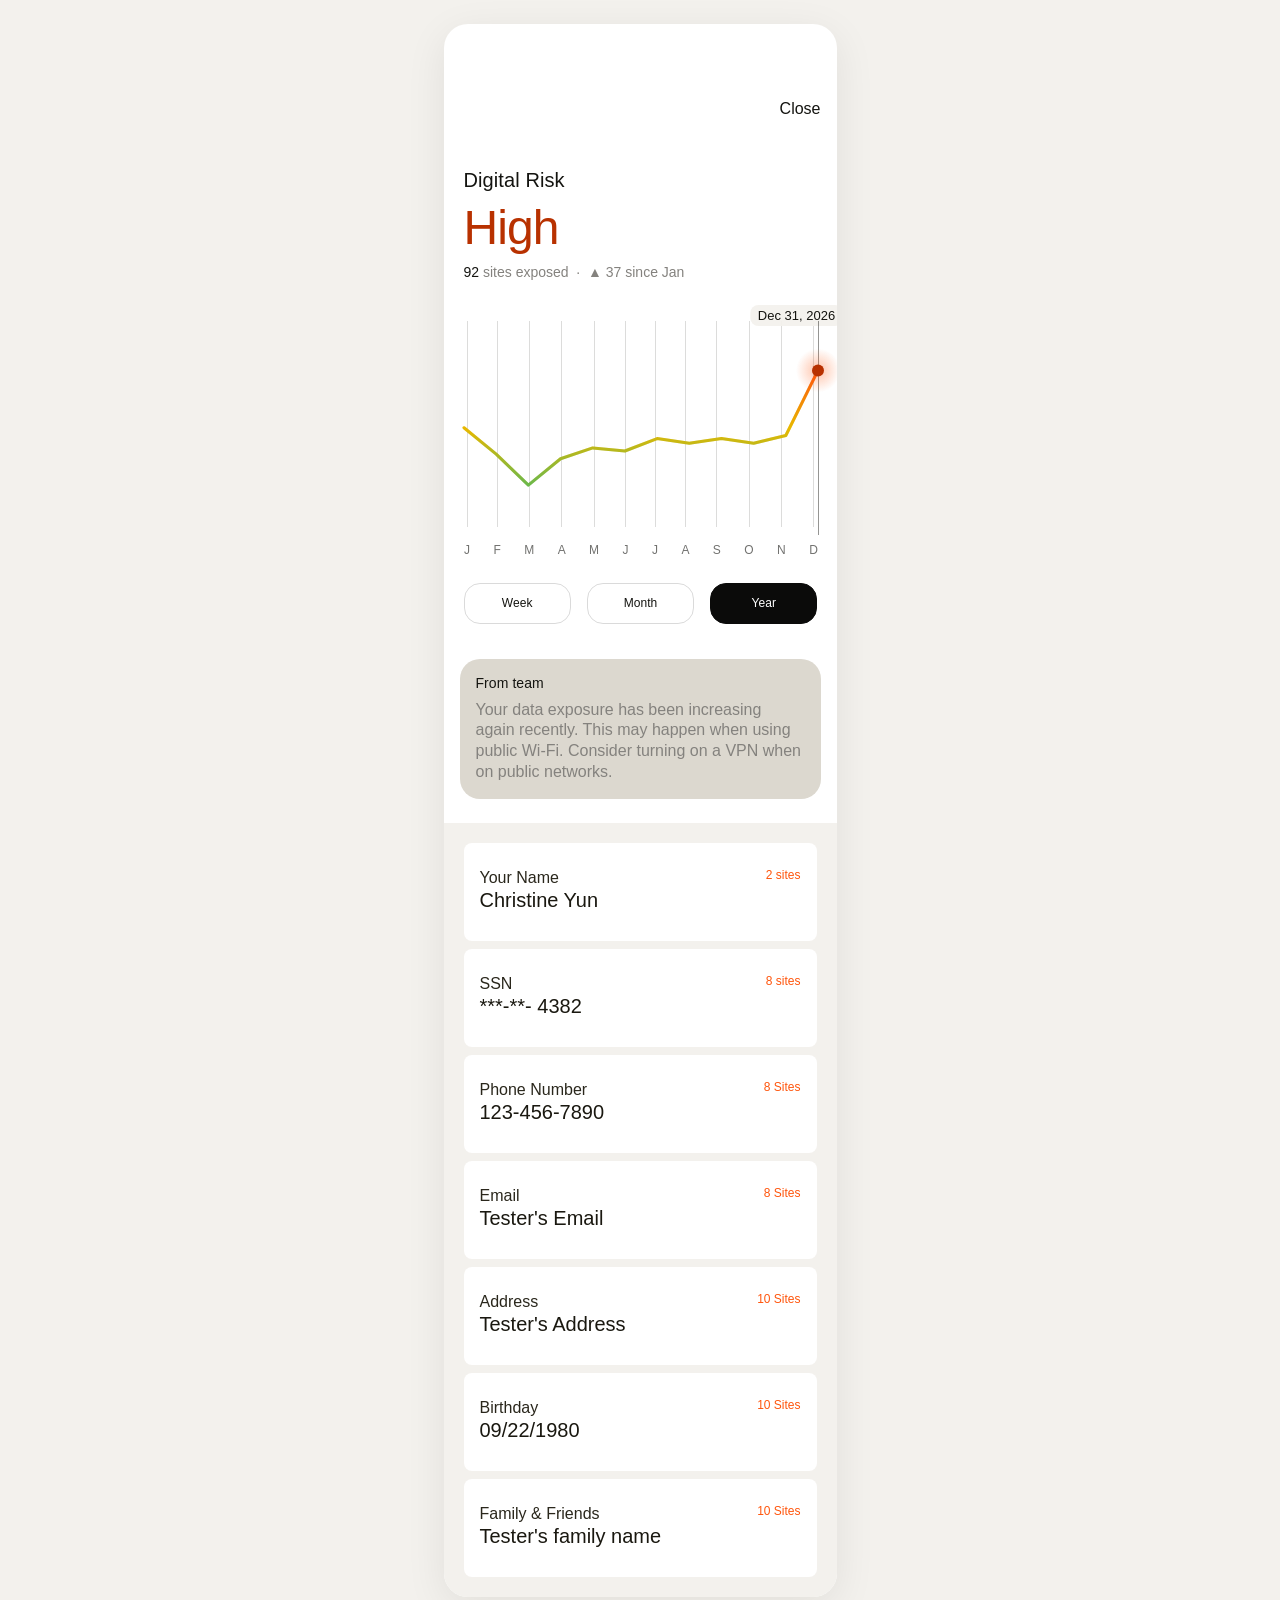
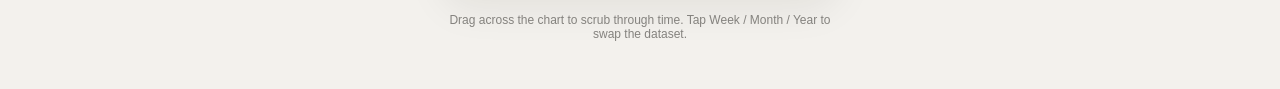
<file: digital-risk.html>
<!DOCTYPE html>
<html lang="en">
<head>
<meta charset="UTF-8" />
<meta name="viewport" content="width=device-width, initial-scale=1.0, maximum-scale=1.0, user-scalable=no, viewport-fit=cover" />
<meta name="theme-color" content="#ffffff" />
<meta name="apple-mobile-web-app-capable" content="yes" />
<meta name="apple-mobile-web-app-status-bar-style" content="default" />
<title>Cloaked — Digital Risk</title>
<style>
  :root {
    --txt-primary: #141410;
    --bkgd-01: #f3f1ed;
    --bkgd-02: #ffffff;
    --cloaked-orange: #ff550c;
    --banner-bg: #dcd8cf;
    --banner-text: #84827e;
    --segment-border: rgba(11,11,10,0.15);
    --segment-active: #0b0b0a;
    --text-02: #2a271c;
    --text-01: #1a1810;
  }
  * { box-sizing: border-box; }
  html, body {
    margin: 0; padding: 0;
    background: var(--bkgd-01);
    font-family: 'SF Pro', -apple-system, BlinkMacSystemFont, 'Helvetica Neue', sans-serif;
    font-weight: 400;
    color: var(--txt-primary);
    -webkit-font-smoothing: antialiased;
  }
  body {
    min-height: 100vh;
    display: flex; flex-direction: column; align-items: center;
    padding: 24px 12px 48px;
  }
  .cloaked-mock {
    background: var(--bkgd-02);
    width: 393px;
    max-width: 100%;
    user-select: none;
    -webkit-user-select: none;
    border-radius: 24px;
    overflow: hidden;
    box-shadow: 0 10px 40px rgba(20,20,16,0.08);
  }
  .topbar {
    height: 110px; padding: 96px 16px 24px;
    display: flex; justify-content: flex-end; align-items: flex-end;
    font-size: 16px; line-height: 1.3; color: var(--txt-primary);
  }
  .topbar a { color: inherit; text-decoration: none; cursor: pointer; }
  .title-block {
    padding: 24px 20px 20px; display: flex; flex-direction: column; gap: 12px;
  }
  .risk-label {
    margin: 0; font-size: 20px; line-height: 1.2; letter-spacing: 0.1px;
    color: var(--txt-primary); text-transform: capitalize;
  }
  .risk-level {
    margin: 0; font-size: 48px; line-height: 1; letter-spacing: -0.96px;
    transition: color 0.18s ease;
  }
  .risk-meta {
    margin: 0; font-size: 14px; line-height: 1.2; color: var(--banner-text);
  }
  .risk-meta b { font-weight: 500; color: var(--txt-primary); }
  .chart-area {
    position: relative; width: 100%; height: 334px; overflow: hidden;
    cursor: ew-resize; touch-action: pan-y;
  }
  .inner-stack {
    position: absolute; left: 0; top: 0; width: 394px;
    padding: 20px;
    display: flex; flex-direction: column; align-items: center; gap: 24px;
  }
  .axis-row {
    display: flex; justify-content: space-between; align-items: flex-end;
    height: 238px; width: 354px;
  }
  .axis-col {
    display: flex; flex-direction: column; align-items: center; justify-content: flex-end;
    gap: 16px; height: 238px;
  }
  .axis-line { width: 1px; height: 214px; background: rgba(20,20,16,0.15); }
  .axis-label {
    font-size: 12px; line-height: 1.3; letter-spacing: 0.06px;
    color: var(--txt-primary); opacity: 0.6; text-align: center;
  }
  .segment-row { display: flex; gap: 16px; align-items: center; width: 354px; }
  .seg {
    flex: 1; padding: 12px 10px; border-radius: 16px;
    display: flex; align-items: center; justify-content: center;
    font-size: 12px; line-height: 1.3; letter-spacing: 0.06px;
    cursor: pointer;
    border: 1px solid var(--segment-border);
    background: transparent; color: var(--txt-primary);
    transition: background 0.15s ease, color 0.15s ease;
  }
  .seg.active {
    background: var(--segment-active); color: #ffffff; border-color: var(--segment-active);
  }
  .scrub-line {
    position: absolute; top: 20px; height: 214px; width: 1px;
    background: rgba(20,20,16,0.45); pointer-events: none;
    transition: left 0.04s linear;
  }
  .axis-row, .chart-svg {
    transform-origin: 50% 50%;
    will-change: transform, opacity;
  }
  .chart-anim {
    transition: transform 380ms cubic-bezier(0.22, 1, 0.36, 1), opacity 200ms ease-out;
  }
  .date-label {
    position: absolute; top: 4px; transform: translateX(-50%);
    font-size: 13px; line-height: 1.2; color: var(--txt-primary);
    background: rgba(243,241,237,0.92);
    padding: 3px 8px; border-radius: 8px;
    pointer-events: none; white-space: nowrap;
  }
  .chart-svg {
    position: absolute; left: -16px; top: 42px; width: 389px; height: 181px;
    pointer-events: none; overflow: visible;
  }
  .banner {
    margin: 24px 16px 0; background: var(--banner-bg);
    display: flex; gap: 16px; padding: 16px; border-radius: 20px;
  }
  .banner-title {
    margin: 0 0 8px; font-size: 14px; line-height: 1.2; letter-spacing: 0.07px;
    color: var(--txt-primary);
  }
  .banner-body {
    margin: 0; font-size: 16px; line-height: 1.3; color: var(--banner-text);
  }
  .detail-section {
    background: var(--bkgd-01);
    padding: 20px 0; margin-top: 24px;
    display: flex; flex-direction: column; align-items: center;
  }
  .detail-list {
    display: flex; flex-direction: column; gap: 8px; width: 353px;
  }
  .detail-card {
    position: relative; height: 98px; background: #ffffff; border-radius: 8px; overflow: hidden;
  }
  .detail-inner {
    position: absolute; left: 16px; top: 26px;
    display: flex; flex-direction: column; gap: 4px; width: 254px;
  }
  .detail-label {
    margin: 0; font-size: 16px; line-height: 1.1; color: var(--text-02);
  }
  .detail-value {
    margin: 0; font-size: 20px; line-height: 1; color: var(--text-01);
  }
  .detail-sites {
    position: absolute; right: 16px; top: 26px;
    font-size: 12px; line-height: 1.1; color: var(--cloaked-orange);
  }
  .hint {
    font-size: 12px; text-align: center; color: var(--banner-text);
    margin: 16px 0 0; max-width: 393px;
  }

  /* Mobile: edge-to-edge, white under iOS status bar */
  @media (max-width: 480px) {
    html, body {
      background: var(--bkgd-02);
    }
    body {
      padding: 0;
      min-height: 100vh;
      min-height: 100dvh;
    }
    .cloaked-mock {
      width: 100%;
      max-width: 100%;
      border-radius: 0;
      box-shadow: none;
    }
    .topbar {
      /* Figma already bakes a 54px status-bar simulation into the top of the
         design. On real iOS the OS adds env(safe-area-inset-top) too, which
         doubled the gap. Drop the baked-in 54px on mobile — let only the
         actual safe-area-inset-top push content below the notch. */
      padding-top: calc(env(safe-area-inset-top, 0px) + 12px);
      padding-left: calc(env(safe-area-inset-left, 0px) + 16px);
      padding-right: calc(env(safe-area-inset-right, 0px) + 16px);
      height: auto;
      min-height: 0;
    }
    .detail-section {
      padding-bottom: calc(env(safe-area-inset-bottom, 0px) + 20px);
    }
    .hint {
      padding: 0 16px calc(env(safe-area-inset-bottom, 0px) + 24px);
    }
  }
</style>
</head>
<body>

<div class="cloaked-mock" id="cloakedMock">
  <div class="topbar"><a href="index.html">Close</a></div>

  <div class="title-block">
    <p class="risk-label">Digital Risk</p>
    <p class="risk-level" id="riskLevel" style="color:#b83100;">High</p>
    <p class="risk-meta"><b id="siteCount">92</b> sites exposed &nbsp;·&nbsp; <span id="trendText">&#9650; 37 since Jan</span></p>
  </div>

  <div class="chart-area" id="chartArea">
    <div class="inner-stack">
      <div class="axis-row" id="axisRow"></div>
      <div class="segment-row">
        <div class="seg" data-view="week">Week</div>
        <div class="seg" data-view="month">Month</div>
        <div class="seg active" data-view="year">Year</div>
      </div>
    </div>

    <div class="date-label" id="dateLabel" style="left: 374px;">Dec 15, 2026</div>
    <div class="scrub-line" id="scrubLine" style="left: 374px;"></div>

    <svg class="chart-svg" id="chartSvg" viewBox="0 0 389 181" preserveAspectRatio="none">
      <defs>
        <linearGradient id="riskGrad" x1="0" y1="0" x2="0" y2="1">
          <stop offset="0%" stop-color="#ff550c"/>
          <stop offset="50%" stop-color="#e8b800"/>
          <stop offset="100%" stop-color="#6cb84a"/>
        </linearGradient>
        <radialGradient id="haloGrad" cx="50%" cy="50%" r="50%">
          <stop offset="0%" stop-color="#ff550c" stop-opacity="0.35"/>
          <stop offset="100%" stop-color="#ff550c" stop-opacity="0"/>
        </radialGradient>
        <clipPath id="scrubClip">
          <rect id="clipRect" x="0" y="-20" width="390" height="220"/>
        </clipPath>
      </defs>
      <polyline id="lineFaded" points="" fill="none" stroke="url(#riskGrad)" stroke-width="3" stroke-linecap="round" stroke-linejoin="round" opacity="0.25"/>
      <polyline id="lineBold" points="" fill="none" stroke="url(#riskGrad)" stroke-width="3" stroke-linecap="round" stroke-linejoin="round" clip-path="url(#scrubClip)"/>
      <circle id="haloCircle" cx="390" cy="11" r="22" fill="url(#haloGrad)"/>
      <circle id="scrubDot" cx="390" cy="11" r="6" fill="#b83100"/>
    </svg>
  </div>

  <div class="banner">
    <div>
      <p class="banner-title">From team</p>
      <p class="banner-body">Your data exposure has been increasing again recently. This may happen when using public Wi-Fi. Consider turning on a VPN when on public networks.</p>
    </div>
  </div>

  <div class="detail-section">
    <div class="detail-list">
      <div class="detail-card">
        <div class="detail-inner">
          <p class="detail-label">Your Name</p>
          <p class="detail-value">Christine Yun</p>
        </div>
        <span class="detail-sites">2 sites</span>
      </div>
      <div class="detail-card">
        <div class="detail-inner">
          <p class="detail-label">SSN</p>
          <p class="detail-value">***-**- 4382</p>
        </div>
        <span class="detail-sites">8 sites</span>
      </div>
      <div class="detail-card">
        <div class="detail-inner">
          <p class="detail-label">Phone Number</p>
          <p class="detail-value">123-456-7890</p>
        </div>
        <span class="detail-sites">8 Sites</span>
      </div>
      <div class="detail-card">
        <div class="detail-inner">
          <p class="detail-label">Email</p>
          <p class="detail-value">Tester's Email</p>
        </div>
        <span class="detail-sites">8 Sites</span>
      </div>
      <div class="detail-card">
        <div class="detail-inner">
          <p class="detail-label">Address</p>
          <p class="detail-value">Tester's Address</p>
        </div>
        <span class="detail-sites">10 Sites</span>
      </div>
      <div class="detail-card">
        <div class="detail-inner">
          <p class="detail-label">Birthday</p>
          <p class="detail-value">09/22/1980</p>
        </div>
        <span class="detail-sites">10 Sites</span>
      </div>
      <div class="detail-card">
        <div class="detail-inner">
          <p class="detail-label">Family &amp; Friends</p>
          <p class="detail-value">Tester's family name</p>
        </div>
        <span class="detail-sites">10 Sites</span>
      </div>
    </div>
  </div>
</div>

<p class="hint">Drag across the chart to scrub through time. Tap Week / Month / Year to swap the dataset.</p>

<!-- iOS Safari 17.4+ haptic: dynamically created in JS each tick. See triggerHaptic(). -->

<script>
(function(){
  var datasets = {
    year: {
      labels: ['J','F','M','A','M','J','J','A','S','O','N','D'],
      values: [55, 38, 18, 35, 42, 40, 48, 45, 48, 45, 50, 92],
      trend: function(v){
        var d = Math.round(v - 55);
        return (d >= 0 ? '▲ ' : '▼ ') + Math.abs(d) + ' since Jan';
      },
      dateAt: function(scrubX){
        var t = Math.max(0, Math.min(1, (scrubX - 36) / 354));
        var day = Math.round(t * 364) + 1;
        var d = new Date(2026, 0, day);
        var m = ['Jan','Feb','Mar','Apr','May','Jun','Jul','Aug','Sep','Oct','Nov','Dec'];
        return m[d.getMonth()] + ' ' + d.getDate() + ', 2026';
      }
    },
    month: {
      labels: ['1','8','15','22','29'],
      values: [48, 50, 47, 52, 48, 55, 50, 58, 55, 62, 65, 68, 72, 78, 92],
      trend: function(v){
        var d = Math.round(v - 48);
        return (d >= 0 ? '▲ ' : '▼ ') + Math.abs(d) + ' since May 1';
      },
      dateAt: function(scrubX){
        var t = Math.max(0, Math.min(1, (scrubX - 36) / 354));
        var day = Math.round(t * 28) + 1;
        return 'May ' + day + ', 2026';
      }
    },
    week: {
      labels: ['M','T','W','T','F','S','S'],
      values: [55, 60, 50, 58, 75, 85, 92],
      trend: function(v){
        var d = Math.round(v - 55);
        return (d >= 0 ? '▲ ' : '▼ ') + Math.abs(d) + ' since Mon';
      },
      dateAt: function(scrubX){
        var t = Math.max(0, Math.min(1, (scrubX - 36) / 354));
        var i = Math.round(t * 6);
        return ['Mon, May 18','Tue, May 19','Wed, May 20','Thu, May 21','Fri, May 22','Sat, May 23','Sun, May 24'][i];
      }
    }
  };

  var currentView = 'year';
  var scrubX = 390;
  var lastTickIdx = -1; // tracks discrete data-point boundary for haptic ticks

  function levelFromValue(v){
    if (v >= 70) return { word: 'High',   color: '#b83100' };
    if (v >= 40) return { word: 'Medium', color: '#ba7517' };
    return                 { word: 'Low',    color: '#639922' };
  }

  function valueToY(v){ return 170 - v * 1.55; }

  function getPoints(view){
    var ds = datasets[view];
    var n = ds.values.length;
    var pts = [];
    for (var i = 0; i < n; i++){
      var x = 36 + (i / (n - 1)) * 354;
      pts.push([x, valueToY(ds.values[i])]);
    }
    return pts;
  }

  function interpY(pts, x){
    if (x <= pts[0][0]) return pts[0][1];
    if (x >= pts[pts.length-1][0]) return pts[pts.length-1][1];
    for (var i = 0; i < pts.length-1; i++){
      if (x >= pts[i][0] && x <= pts[i+1][0]){
        var t = (x - pts[i][0]) / (pts[i+1][0] - pts[i][0]);
        return pts[i][1] + (pts[i+1][1] - pts[i][1]) * t;
      }
    }
    return pts[pts.length-1][1];
  }

  function valueAt(view, x){
    var ds = datasets[view];
    var n = ds.values.length;
    var t = Math.max(0, Math.min(1, (x - 36) / 354));
    var pos = t * (n - 1);
    var i = Math.floor(pos);
    if (i >= n - 1) return ds.values[n-1];
    var f = pos - i;
    return ds.values[i] + (ds.values[i+1] - ds.values[i]) * f;
  }

  function renderAxis(){
    var ds = datasets[currentView];
    var html = '';
    for (var i = 0; i < ds.labels.length; i++){
      html += '<div class="axis-col"><div class="axis-line"></div><span class="axis-label">' + ds.labels[i] + '</span></div>';
    }
    document.getElementById('axisRow').innerHTML = html;
  }

  function renderLines(){
    var pts = getPoints(currentView);
    var s = pts.map(function(p){ return p[0].toFixed(2) + ',' + p[1].toFixed(2); }).join(' ');
    document.getElementById('lineFaded').setAttribute('points', s);
    document.getElementById('lineBold').setAttribute('points', s);
  }

  function updateScrubber(){
    var ds = datasets[currentView];
    var v = valueAt(currentView, scrubX);
    var pts = getPoints(currentView);
    var y = interpY(pts, scrubX);
    var lvl = levelFromValue(v);

    document.getElementById('riskLevel').textContent = lvl.word;
    document.getElementById('riskLevel').style.color = lvl.color;
    document.getElementById('siteCount').textContent = Math.round(v);
    document.getElementById('trendText').textContent = ds.trend(v);

    document.getElementById('haloCircle').setAttribute('cx', scrubX);
    document.getElementById('haloCircle').setAttribute('cy', y);
    document.getElementById('scrubDot').setAttribute('cx', scrubX);
    document.getElementById('scrubDot').setAttribute('cy', y);
    document.getElementById('scrubDot').setAttribute('fill', lvl.color);
    document.getElementById('clipRect').setAttribute('width', scrubX);

    var containerX = scrubX - 16;
    document.getElementById('scrubLine').style.left = containerX + 'px';
    var dateLabel = document.getElementById('dateLabel');
    dateLabel.style.left = Math.max(40, Math.min(353, containerX)) + 'px';
    dateLabel.textContent = ds.dateAt(scrubX);

    // Haptic tick when crossing a discrete data-point boundary
    var n = ds.values.length;
    var t = Math.max(0, Math.min(1, (scrubX - 36) / 354));
    var tickIdx = Math.round(t * (n - 1));
    if (tickIdx !== lastTickIdx){
      lastTickIdx = tickIdx;
      triggerHaptic(6);
    }
  }

  var viewOrder = { week: 0, month: 1, year: 2 };

  function setView(v){
    if (v === currentView) return;

    var isExpanding = viewOrder[v] > viewOrder[currentView];
    // Expand: new chart starts compressed, settles to full width.
    // Squeeze: new chart starts stretched, settles to full width.
    var startScale = isExpanding ? 0.72 : 1.32;

    currentView = v;
    var segs = document.querySelectorAll('#cloakedMock .seg');
    for (var i = 0; i < segs.length; i++){
      if (segs[i].getAttribute('data-view') === v) segs[i].classList.add('active');
      else segs[i].classList.remove('active');
    }

    var axisRow = document.getElementById('axisRow');
    var chartSvg = document.getElementById('chartSvg');

    // Snap to start state with no transition
    axisRow.classList.remove('chart-anim');
    chartSvg.classList.remove('chart-anim');
    axisRow.style.transform = 'scaleX(' + startScale + ')';
    chartSvg.style.transform = 'scaleX(' + startScale + ')';
    axisRow.style.opacity = '0.35';
    chartSvg.style.opacity = '0.4';

    // Update data
    renderAxis();
    renderLines();
    scrubX = 390;
    updateScrubber();

    // Force reflow, then transition to settled state
    void axisRow.offsetWidth;
    requestAnimationFrame(function(){
      axisRow.classList.add('chart-anim');
      chartSvg.classList.add('chart-anim');
      axisRow.style.transform = 'scaleX(1)';
      chartSvg.style.transform = 'scaleX(1)';
      axisRow.style.opacity = '1';
      chartSvg.style.opacity = '1';
    });

    // Small haptic tick on segment change too
    triggerHaptic(12);
  }

  // Haptic / vibration. Two paths because no single web API covers both:
  //   • Android Chrome/Firefox  → navigator.vibrate(ms)
  //   • iOS Safari 17.4+ (incl. homescreen PWA) → mount a fresh
  //     <input type="checkbox" switch> + <label>, click the label to toggle,
  //     then remove on next frame. iOS fires the Taptic Engine on toggle.
  //     A NEW element per call is required — reusing one gets throttled
  //     during rapid scrubbing. Pattern matches the `ios-haptics` library.
  function triggerHaptic(ms){
    if (navigator && typeof navigator.vibrate === 'function'){
      try { navigator.vibrate(ms || 8); } catch(_){}
    }
    try {
      var id = '_h' + Date.now() + Math.floor(Math.random() * 1e6);
      var label = document.createElement('label');
      label.setAttribute('for', id);
      label.setAttribute('aria-hidden', 'true');
      label.style.cssText = 'position:absolute;opacity:0;left:-9999px;top:0;width:1px;height:1px;overflow:hidden;pointer-events:none;';
      var input = document.createElement('input');
      input.type = 'checkbox';
      input.id = id;
      input.setAttribute('switch', '');
      input.tabIndex = -1;
      label.appendChild(input);
      document.body.appendChild(label);
      label.click();
      // Defer cleanup so the click + haptic actually register before removal.
      requestAnimationFrame(function(){
        try { label.remove(); } catch(_){}
      });
    } catch(_){}
  }

  renderAxis();
  renderLines();
  updateScrubber();

  var segs = document.querySelectorAll('#cloakedMock .seg');
  for (var i = 0; i < segs.length; i++){
    (function(el){
      el.addEventListener('click', function(e){
        e.stopPropagation();
        setView(el.getAttribute('data-view'));
      });
    })(segs[i]);
  }

  var chartArea = document.getElementById('chartArea');
  var chartSvg = document.getElementById('chartSvg');
  var isDown = false;

  function pointerToSvgX(clientX){
    var rect = chartSvg.getBoundingClientRect();
    var relX = clientX - rect.left;
    var sx = (relX / rect.width) * 389;
    return Math.max(36, Math.min(390, sx));
  }

  function onPointer(e){
    if (e.target.closest && e.target.closest('.seg')) return;
    var cx = (e.touches && e.touches[0]) ? e.touches[0].clientX : e.clientX;
    if (typeof cx !== 'number') return;
    scrubX = pointerToSvgX(cx);
    updateScrubber();
  }

  chartArea.addEventListener('pointerdown', function(e){
    if (e.target.closest && e.target.closest('.seg')) return;
    isDown = true;
    try { chartArea.setPointerCapture(e.pointerId); } catch(_){}
    // Reset tick tracker so the first touch always fires haptic
    lastTickIdx = -1;
    triggerHaptic(8); // immediate "touched" tick inside a fresh user gesture
    onPointer(e);
  });
  chartArea.addEventListener('pointermove', function(e){ if (isDown) onPointer(e); });
  chartArea.addEventListener('pointerup', function(){ isDown = false; });
  chartArea.addEventListener('pointercancel', function(){ isDown = false; });
  chartArea.addEventListener('pointerleave', function(){ isDown = false; });
})();
</script>
</body>
</html>
</file>
<file: tokens/colors.css>
/* Cloaked Toolkit — Color primitives
 * Source of truth: Figma Variables "Colors" collection.
 * Do not hand-edit; regenerate from Figma export. */

:root {
  --ct-color-white: #FFFFFF;
  --ct-color-grey-01: #F3F1ED;
  --ct-color-grey-02: #DCD8CF;
  --ct-color-grey-03: #84827E;
  --ct-color-grey-04: #1B1B18;
  --ct-color-grey-05: #141410;
  --ct-color-black: #0B0B0A;
  --ct-color-brand: #FF550C;
  --ct-color-green-01: #008924;
  --ct-color-green-02: #0089241A; /* 10% */
  --ct-color-red-01: #B83100;
  --ct-color-red-02: #B831001A; /* 10% */
  --ct-color-white-05: #FFFFFF0D; /* 5% */
  --ct-color-white-15: #FFFFFF26; /* 15% */
  --ct-color-black-05: #0B0B0A0D; /* 5% */
  --ct-color-black-15: #0B0B0A26; /* 15% */
}
</file>
<file: tokens/numbers.css>
/* Cloaked Toolkit — Number tokens (Spacing + Opacity)
 * Source of truth: Figma Variables "Numbers" collection.
 * Do not hand-edit; regenerate from Figma export. */

:root {
  /* Spacing */
  --ct-spacing-4: 4px;
  --ct-spacing-8: 8px;
  --ct-spacing-12: 12px;
  --ct-spacing-16: 16px;
  --ct-spacing-20: 20px;
  --ct-spacing-24: 24px;
  --ct-spacing-32: 32px;
  --ct-spacing-40: 40px;
  --ct-spacing-48: 48px;
  --ct-spacing-56: 56px;
  --ct-spacing-64: 64px;
  --ct-spacing-72: 72px;
  --ct-spacing-80: 80px;
  --ct-spacing-96: 96px;
  --ct-spacing-120: 120px;
  --ct-spacing-240: 240px;

  /* Opacity */
  --ct-opacity-disabled: 0.3;
}
</file>
<file: tokens/typography.css>
/* Cloaked Toolkit — Typography tokens
 * Source of truth: Figma Text Styles.
 * Do not hand-edit; regenerate from Figma export. */

@font-face {
  font-family: "Simula";
  src: url("../fonts/Simula-Book.otf") format("opentype");
  font-weight: 400;
  font-style: normal;
}

@font-face {
  font-family: "Simula";
  src: url("../fonts/Simula-Italic.otf") format("opentype");
  font-weight: 400;
  font-style: italic;
}

:root {
  /* Font families */
  --ct-font-sans: -apple-system, BlinkMacSystemFont, "SF Pro", system-ui, sans-serif;
  --ct-font-mono: ui-monospace, "SF Mono", Menlo, monospace;
  --ct-font-serif: "Simula", Georgia, serif;

  /* Display 1 */
  --ct-text-display-1-family: var(--ct-font-sans);
  --ct-text-display-1-weight: 400;
  --ct-text-display-1-size: 72px;
  --ct-text-display-1-line-height: 1.1;
  --ct-text-display-1-letter-spacing: -0.002em;

  /* Display 2 */
  --ct-text-display-2-family: var(--ct-font-sans);
  --ct-text-display-2-weight: 400;
  --ct-text-display-2-size: 48px;
  --ct-text-display-2-line-height: 1.1;
  --ct-text-display-2-letter-spacing: -0.002em;

  /* H1 Serif */
  --ct-text-h1-serif-family: var(--ct-font-serif);
  --ct-text-h1-serif-weight: 400;
  --ct-text-h1-serif-size: 32px;
  --ct-text-h1-serif-line-height: 1;
  --ct-text-h1-serif-letter-spacing: 0.005em;

  /* H2 Serif */
  --ct-text-h2-serif-family: var(--ct-font-serif);
  --ct-text-h2-serif-weight: 400;
  --ct-text-h2-serif-size: 24px;
  --ct-text-h2-serif-line-height: 1;
  --ct-text-h2-serif-letter-spacing: 0.005em;

  /* H1 */
  --ct-text-h1-family: var(--ct-font-sans);
  --ct-text-h1-weight: 400;
  --ct-text-h1-size: 32px;
  --ct-text-h1-line-height: 1.15;
  --ct-text-h1-letter-spacing: -0.01em;

  /* H2 */
  --ct-text-h2-family: var(--ct-font-sans);
  --ct-text-h2-weight: 400;
  --ct-text-h2-size: 24px;
  --ct-text-h2-line-height: 1.15;
  --ct-text-h2-letter-spacing: -0.005em;

  /* H3 */
  --ct-text-h3-family: var(--ct-font-sans);
  --ct-text-h3-weight: 400;
  --ct-text-h3-size: 20px;
  --ct-text-h3-line-height: 1.15;
  --ct-text-h3-letter-spacing: -0.003em;

  /* Body */
  --ct-text-body-family: var(--ct-font-sans);
  --ct-text-body-weight: 400;
  --ct-text-body-size: 16px;
  --ct-text-body-line-height: 1.1;
  --ct-text-body-letter-spacing: 0;

  /* Body Small */
  --ct-text-body-small-family: var(--ct-font-sans);
  --ct-text-body-small-weight: 400;
  --ct-text-body-small-size: 14px;
  --ct-text-body-small-line-height: 1.1;
  --ct-text-body-small-letter-spacing: 0;

  /* Link */
  --ct-text-link-family: var(--ct-font-sans);
  --ct-text-link-weight: 400;
  --ct-text-link-size: 12px;
  --ct-text-link-line-height: 1.3;
  --ct-text-link-letter-spacing: 0.005em;
}
</file>
<file: tokens/themes.css>
/* Cloaked Toolkit — Theme tokens (Light + Dark)
 * Source of truth: Figma Variables "Theme" collection.
 * Do not hand-edit; regenerate from Figma export. */

[data-theme="light"] {
  /* Accent */
  --ct-brand: var(--ct-color-brand);

  /* Background */
  --ct-bkgd-01: var(--ct-color-grey-01);
  --ct-bkgd-02: var(--ct-color-white);

  /* Text */
  --ct-text-primary: var(--ct-color-grey-05);
  --ct-text-secondary: var(--ct-color-grey-03);

  /* Divider */
  --ct-divider: var(--ct-color-black-15);

  /* AI */
  --ct-text-ai-primary: var(--ct-color-grey-01);
  --ct-text-ai-secondary: var(--ct-color-grey-02);
  --ct-bkgd-ai-input: var(--ct-color-black);

  /* Banner */
  --ct-banner-text-primary: var(--ct-color-grey-05);
  --ct-banner-text-secondary: var(--ct-color-grey-03);
  --ct-banner-container: var(--ct-color-grey-02);

  /* CTA / Primary */
  --ct-cta-primary-text: var(--ct-color-white);
  --ct-cta-primary-container: var(--ct-color-black);

  /* CTA / Secondary */
  --ct-cta-secondary-text: var(--ct-color-grey-05);
  --ct-cta-secondary-container: var(--ct-color-black-15);

  /* Status */
  --ct-status-success-solid: var(--ct-color-green-01);
  --ct-status-success-subtle: var(--ct-color-green-02);
  --ct-status-fail-solid: var(--ct-color-red-01);
  --ct-status-fail-subtle: var(--ct-color-red-02);

  /* Graph */
  --ct-graph-background: var(--ct-color-black-05);

  /* Category_TBD */
  --ct-monitoring: #5936C1;
  --ct-monitoring-container-01: #411D50;
  --ct-monitoring-container-02: #291132;
  --ct-guard: #D78E20;
  --ct-guard-container-01: #996820;
  --ct-guard-container-02: #5B3B0D;
  --ct-identity: #379AAD;
  --ct-identity-container-01: #193047;
  --ct-identity-container-02: #0E1F31;
}

[data-theme="dark"] {
  /* Accent */
  --ct-brand: var(--ct-color-brand);

  /* Background */
  --ct-bkgd-01: var(--ct-color-grey-05);
  --ct-bkgd-02: var(--ct-color-grey-04);

  /* Text */
  --ct-text-primary: var(--ct-color-grey-01);
  --ct-text-secondary: var(--ct-color-grey-03);

  /* Divider */
  --ct-divider: var(--ct-color-white-15);

  /* AI */
  --ct-text-ai-primary: var(--ct-color-grey-01);
  --ct-text-ai-secondary: var(--ct-color-grey-02);
  --ct-bkgd-ai-input: var(--ct-color-black);

  /* Banner */
  --ct-banner-text-primary: var(--ct-color-grey-01);
  --ct-banner-text-secondary: var(--ct-color-grey-02);
  --ct-banner-container: var(--ct-color-grey-05);

  /* CTA / Primary */
  --ct-cta-primary-text: var(--ct-color-grey-05);
  --ct-cta-primary-container: var(--ct-color-grey-01);

  /* CTA / Secondary */
  --ct-cta-secondary-text: var(--ct-color-grey-01);
  --ct-cta-secondary-container: var(--ct-color-white-15);

  /* Status */
  --ct-status-success-solid: var(--ct-color-green-01);
  --ct-status-success-subtle: var(--ct-color-green-02);
  --ct-status-fail-solid: var(--ct-color-red-01);
  --ct-status-fail-subtle: var(--ct-color-red-02);

  /* Graph */
  --ct-graph-background: var(--ct-color-white-05);

  /* Category_TBD */
  --ct-monitoring: #5936C1;
  --ct-monitoring-container-01: #411D50;
  --ct-monitoring-container-02: #291132;
  --ct-guard: #D78E20;
  --ct-guard-container-01: #996820;
  --ct-guard-container-02: #5B3B0D;
  --ct-identity: #379AAD;
  --ct-identity-container-01: #193047;
  --ct-identity-container-02: #0E1F31;
}
</file>
